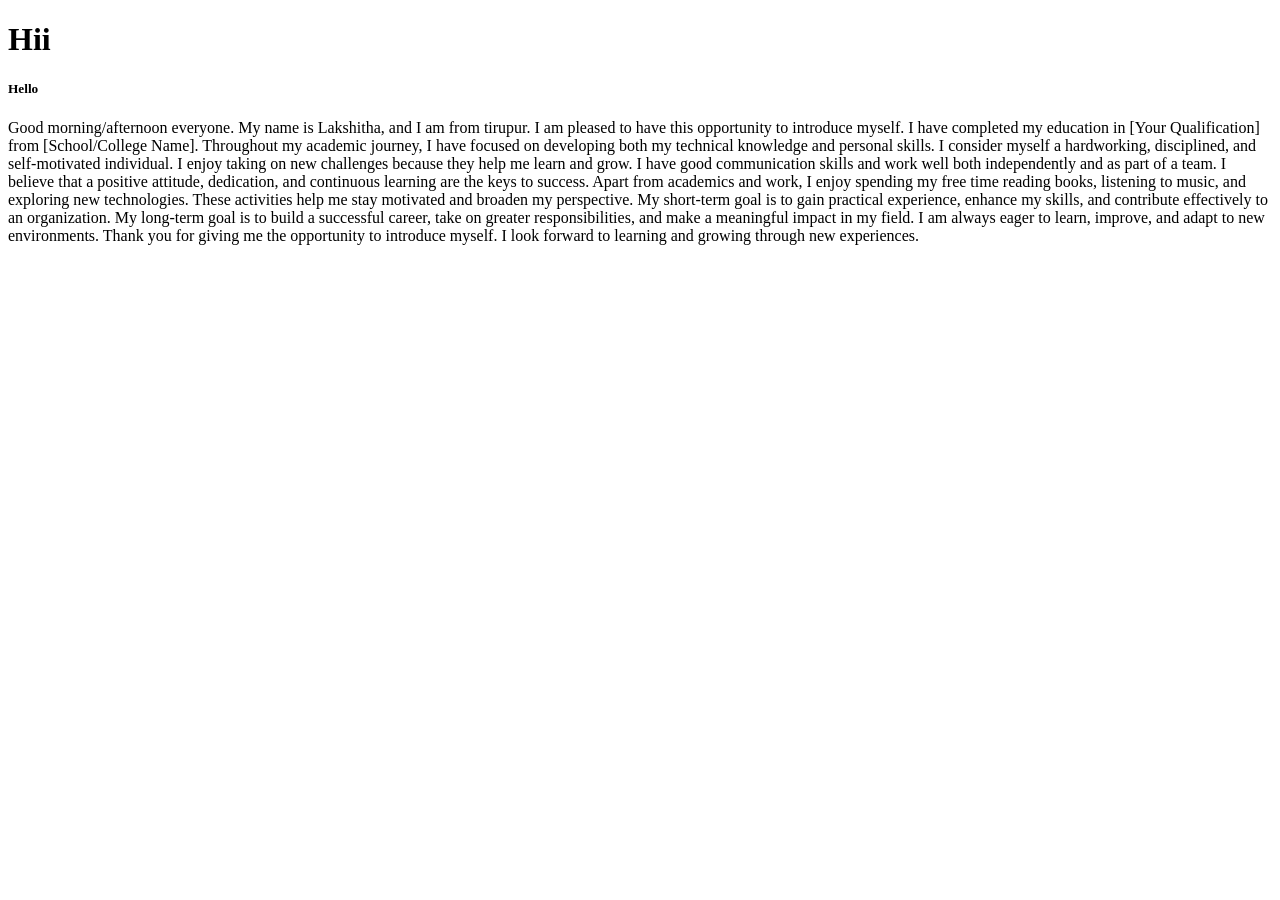
<file: index.html>
<!DOCTYPE html>
<html lang="en">
<head>
    <meta charset="UTF-8">
    <meta name="viewport" content="width=device-width, initial-scale=1.0">
    <title>Document</title>
</head>
<body>
    <h1>Hii</h1>
    <h5>Hello</h5>
    <p>Good morning/afternoon everyone.

My name is Lakshitha, and I am from tirupur. I am pleased to have this opportunity to introduce myself. I have completed my education in [Your Qualification] from [School/College Name]. Throughout my academic journey, I have focused on developing both my technical knowledge and personal skills.

I consider myself a hardworking, disciplined, and self-motivated individual. I enjoy taking on new challenges because they help me learn and grow. I have good communication skills and work well both independently and as part of a team. I believe that a positive attitude, dedication, and continuous learning are the keys to success.

Apart from academics and work, I enjoy spending my free time reading books, listening to music, and exploring new technologies. These activities help me stay motivated and broaden my perspective.

My short-term goal is to gain practical experience, enhance my skills, and contribute effectively to an organization. My long-term goal is to build a successful career, take on greater responsibilities, and make a meaningful impact in my field.

I am always eager to learn, improve, and adapt to new environments. Thank you for giving me the opportunity to introduce myself. I look forward to learning and growing through new experiences.
</p>

</body>
</html>
</file>
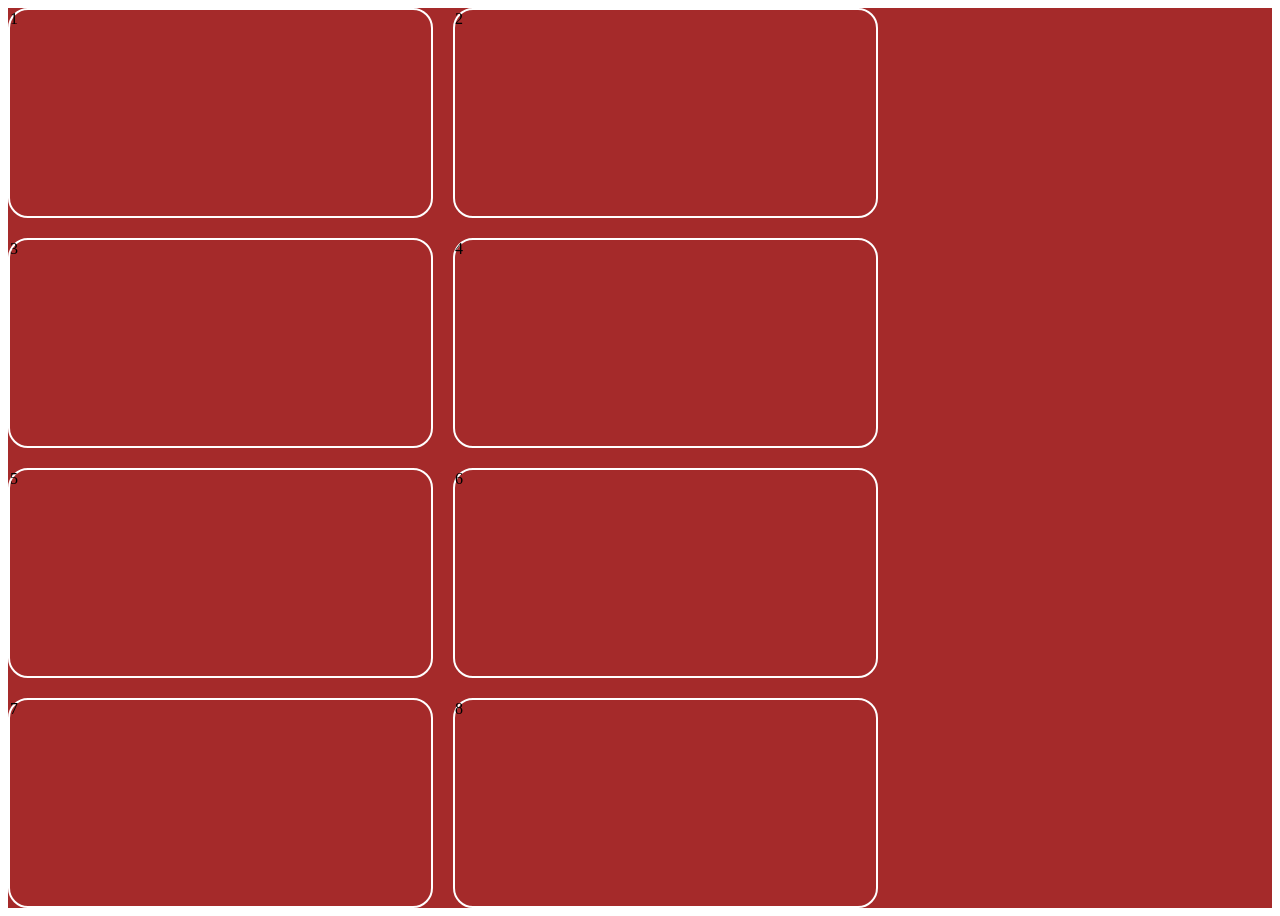
<file: grid.html>
<!DOCTYPE html>
<html lang="en">
<head>
    <meta charset="UTF-8">
    <meta name="viewport" content="width=device-width, initial-scale=1.0">
    <title>Document</title>
    <link rel="stylesheet" href="./grid.css"
</head>
<body>
    <div class="gridcontainer">

        <div class="gridcol"> 1 </div>
        <div class="gridcol"> 2 </div>
        <div class="gridcol"> 3 </div>
        <div class="gridcol"> 4 </div>
        <div class="gridcol"> 5 </div> 
        <div class="gridcol"> 6 </div>
        <div class="gridcol"> 7 </div>
        <div class="gridcol"> 8 </div>
    </div>
    
</body>
</html>
</file>
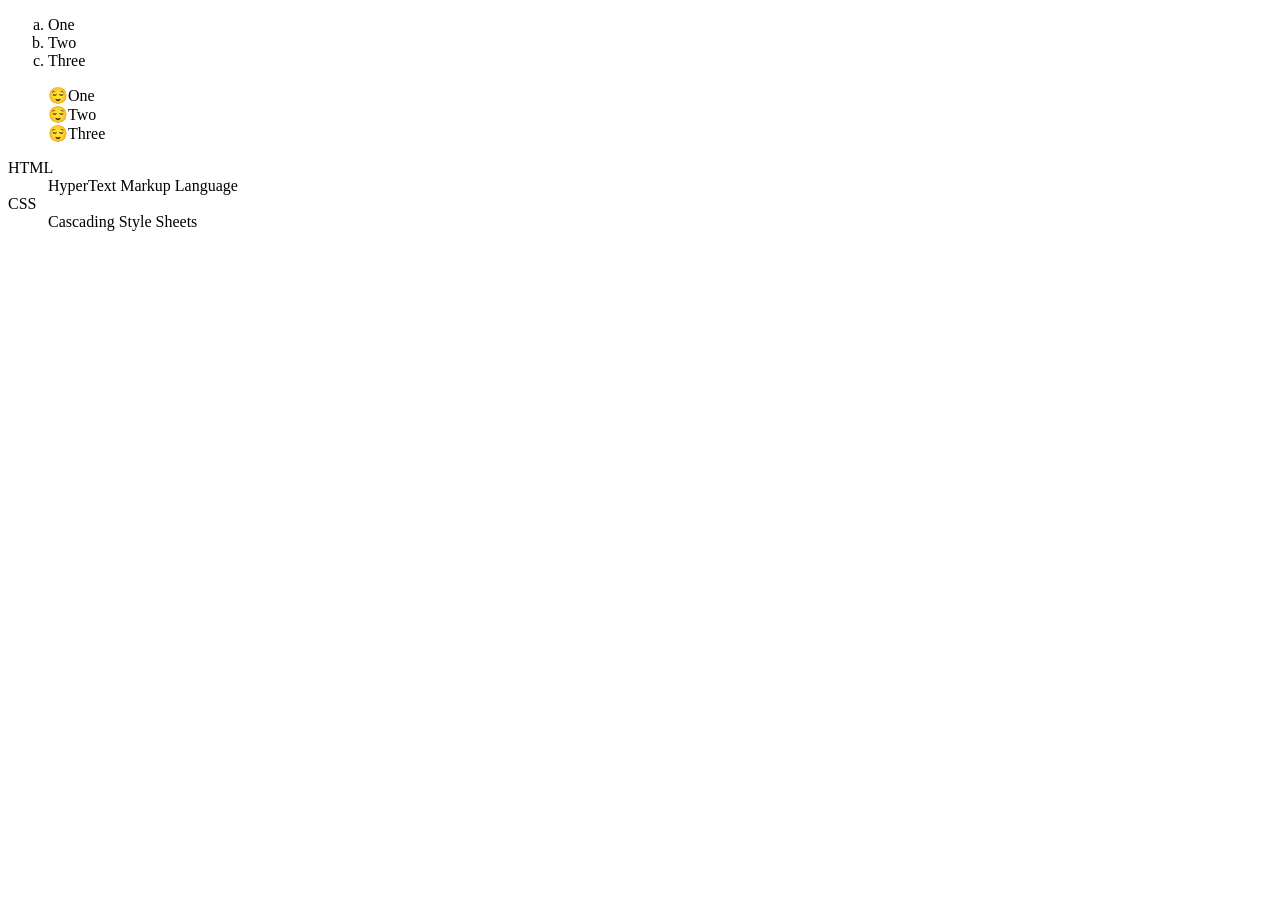
<file: list.html>
<!DOCTYPE html>
<html lang="en">
<head>
    <meta charset="UTF-8">
    <meta name="viewport" content="width=device-width, initial-scale=1.0">
    <title>Document</title>
</head>
<body>
    <ol type="a">
        <li>One</li>
        <li>Two</li>
        <li>Three</li>
    </ol>

    <ul style="list-style:none;">
        <li> 😌One</li>
        <li> 😌Two</li>
        <li> 😌Three</li>
    </ul>

    <dl>
        <dt>HTML</dt>
        <dd>HyperText Markup Language</dd>
        <dt>CSS</dt>
        <dd>Cascading Style Sheets</dd>
    </dl>
    
    
</body>
</html>
</file>
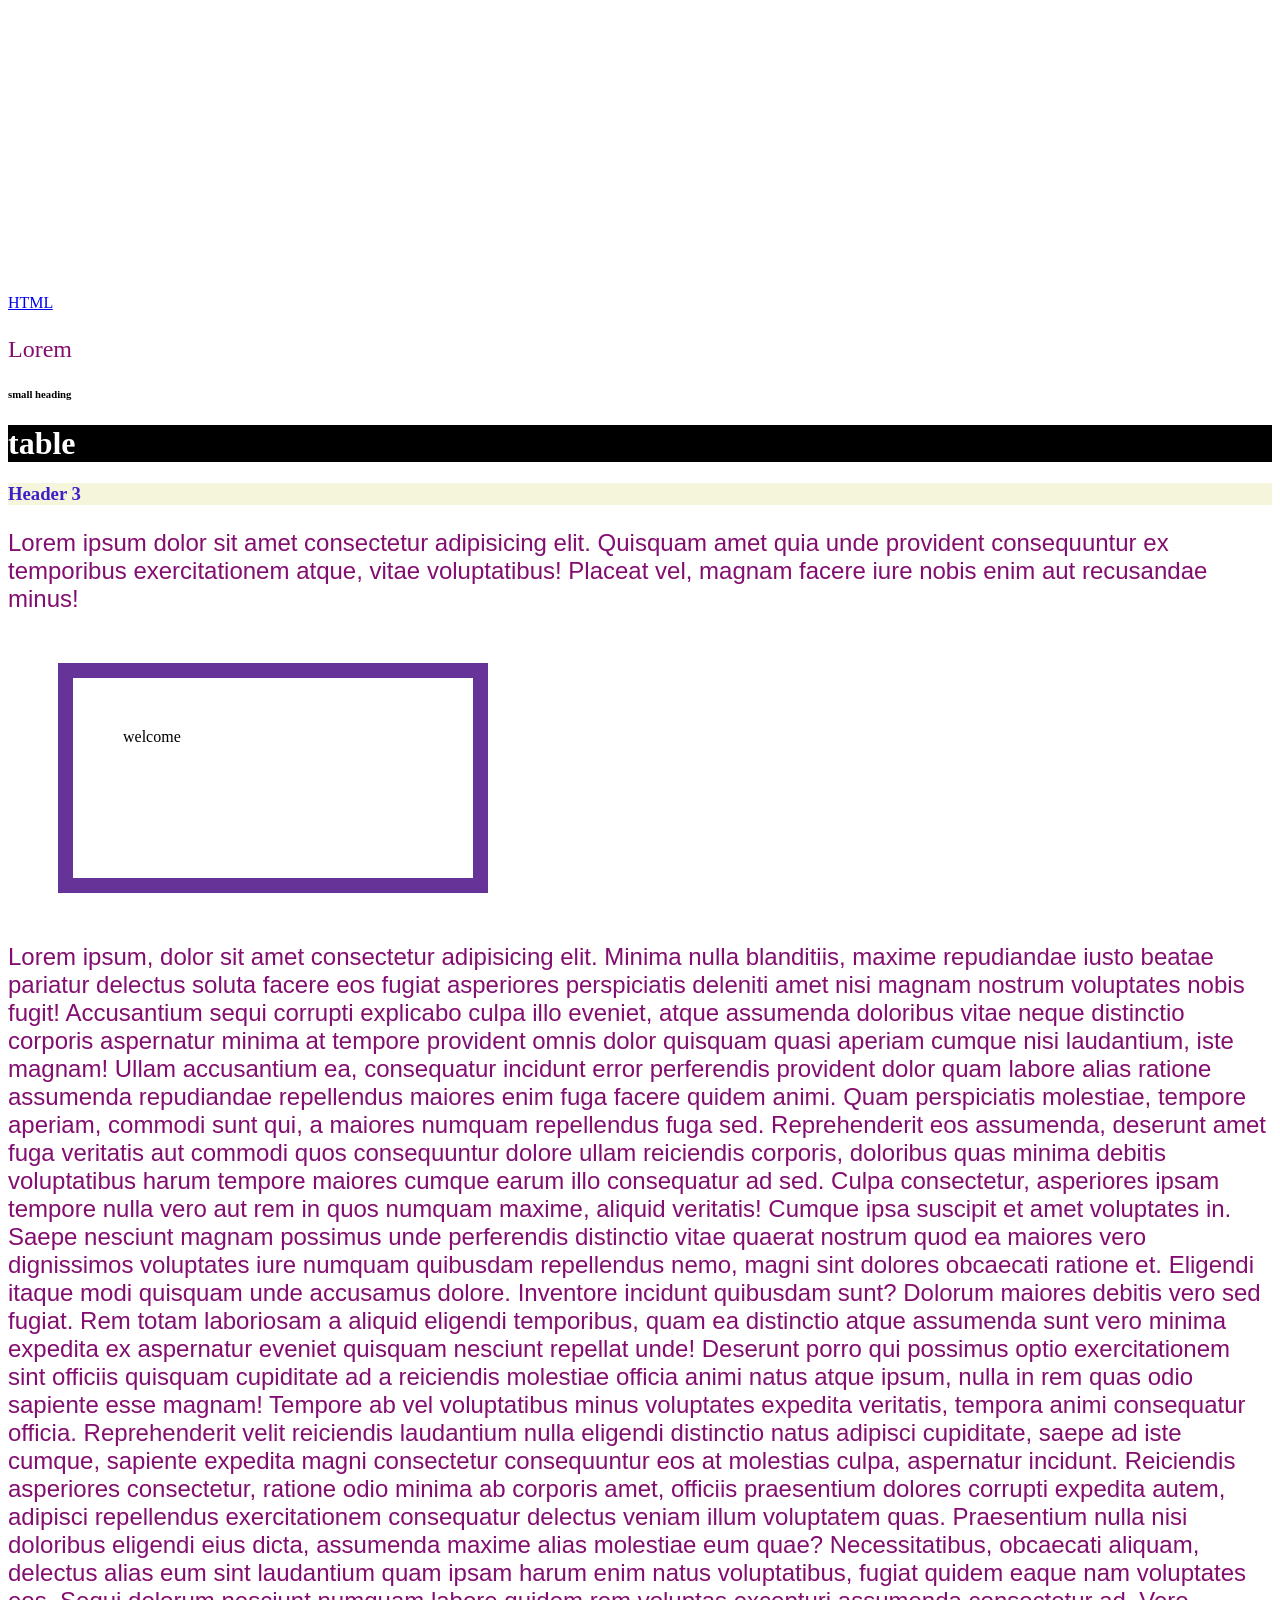
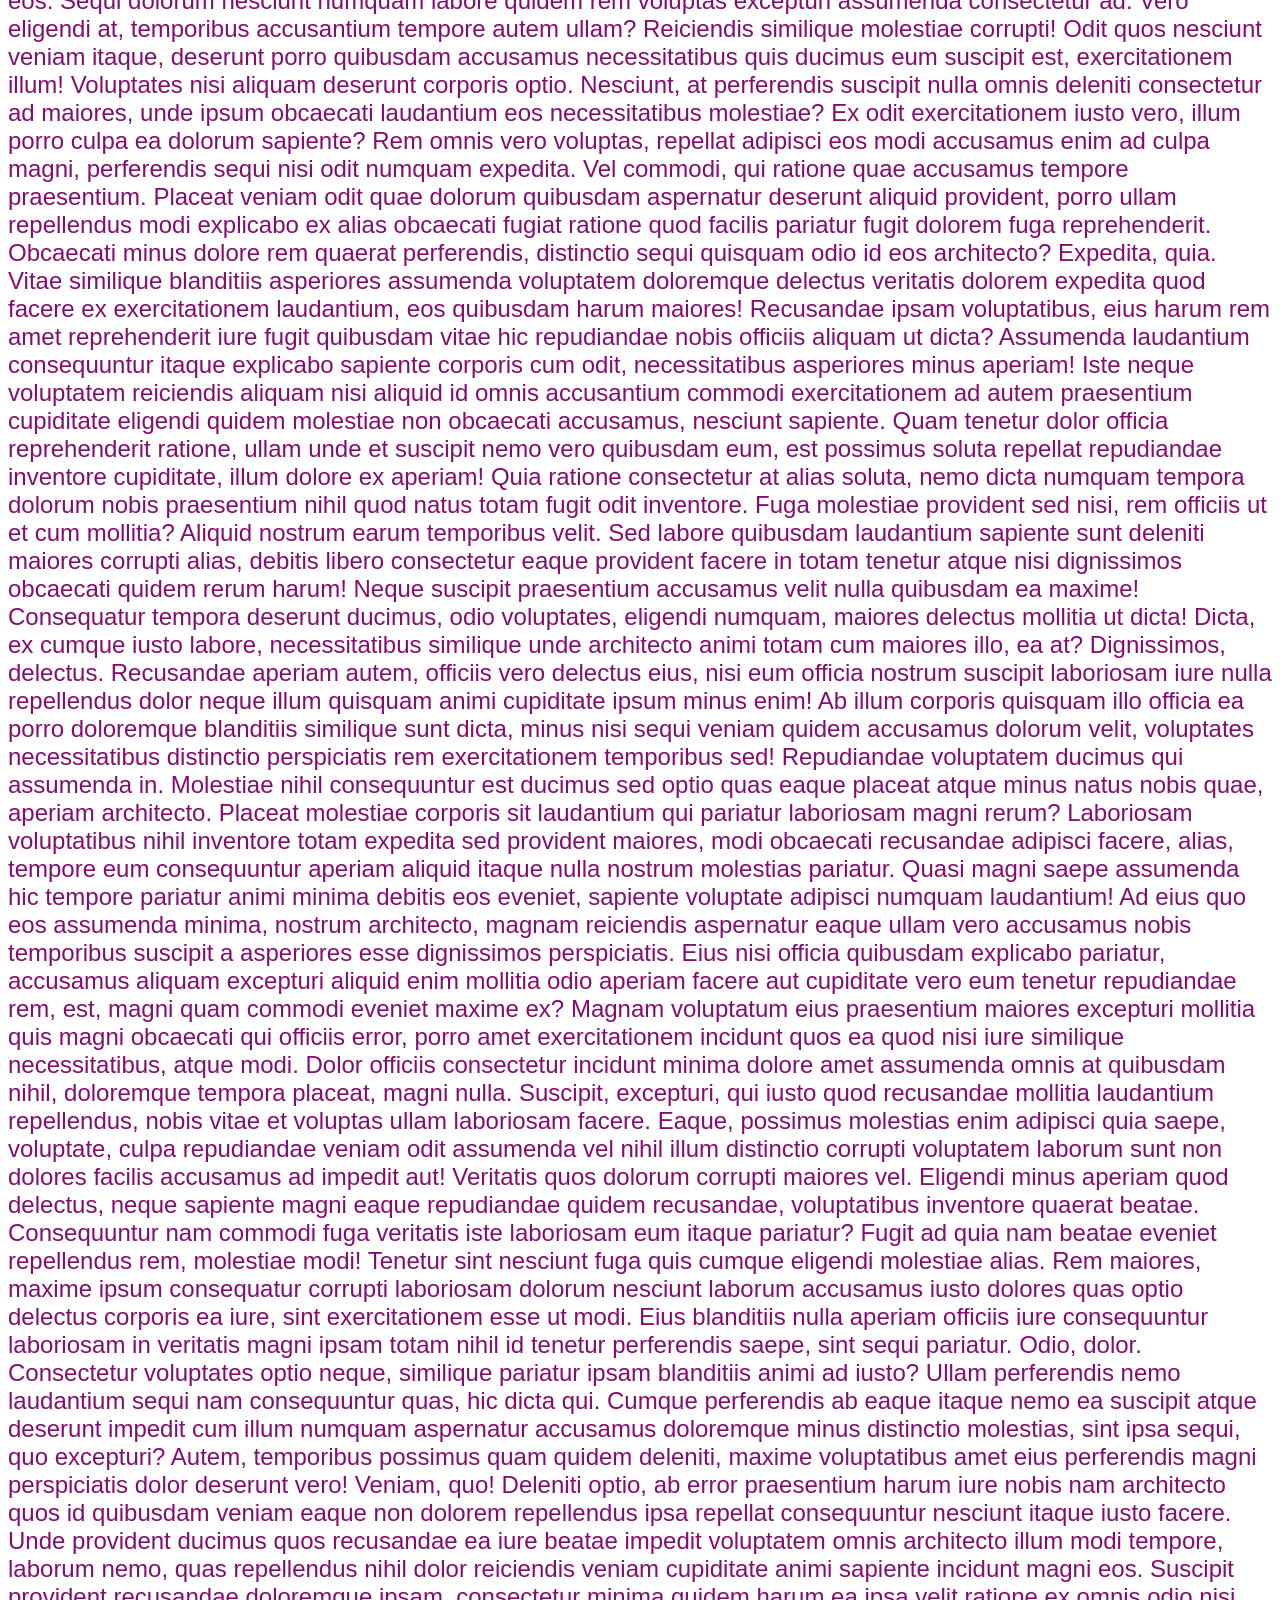
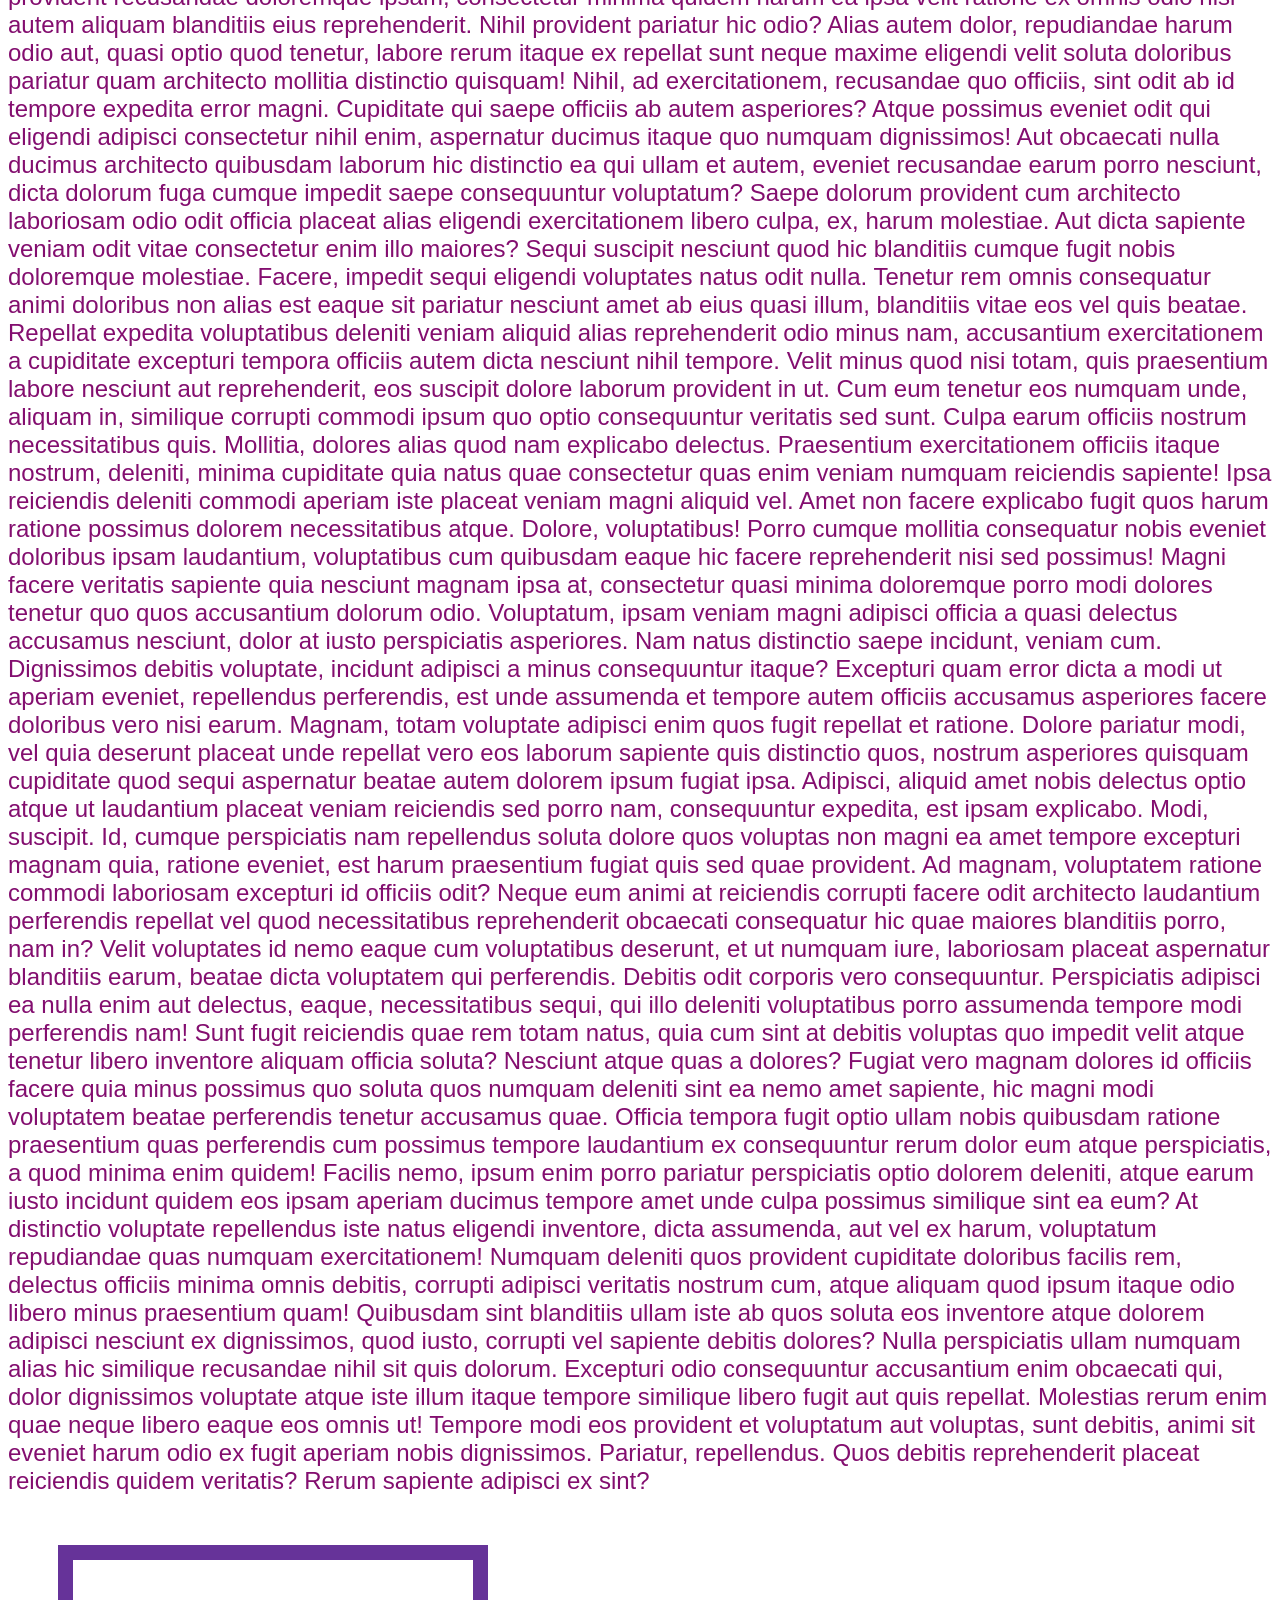
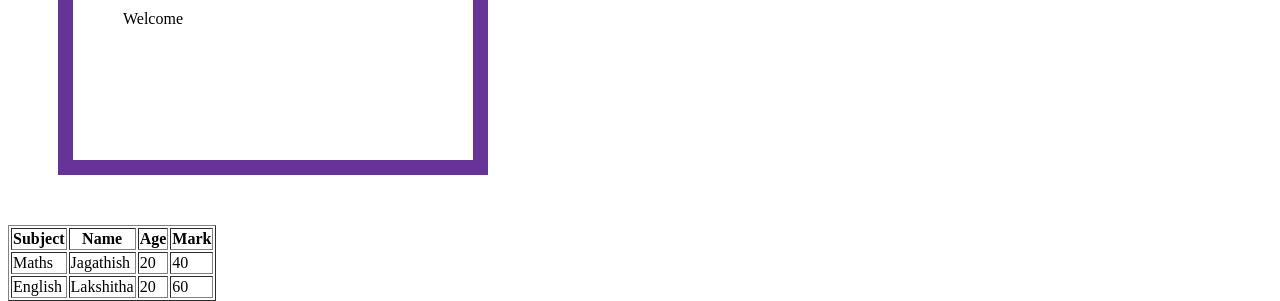
<file: table.html>
<!DOCTYPE html>
<html lang="en">
<head>
    <meta charset="UTF-8">
    <meta name="viewport" content="width=device-width, initial-scale=1.0">
    <title>Document</title>
    <link rel="icon" href=""
    <link rel="preconnect" href="https://fonts.googleapis.com">
<link rel="preconnect" href="https://fonts.gstatic.com" crossorigin>
<link href="https://fonts.googleapis.com/css2?family=Alien+Block&family=Oswald:wght@200..700&display=swap" rel="stylesheet">
    
<link rel="stylesheet" href="./table.css"/>
    
    <style>
        p{
            color: rgb(131, 14, 111);
        }
        h3{
            background-color: beige;
            color: blueviolet;
        }
    </style>
</head>
<body>
    <a href="https://www.w3schools.com/html/" target="_blank">HTML</a>
    <iframe src="https://www.google.com/maps/embed?pb=!1m18!1m12!1m3!1d14886.698111607422!2d77.33875494215407!3d11.083114925032723!2m3!1f0!2f0!3f0!3m2!1i1024!2i768!4f13.1!3m3!1m2!1s0x3ba907f3008f7d79%3A0x1f0d2e7fce1e6bb6!2sVelliangadu%2C%20Tiruppur%2C%20Tamil%20Nadu%20641604!5e1!3m2!1sen!2sin!4v1782278083127!5m2!1sen!2sin" width="400" height="300" style="border:0;" allowfullscreen="" loading="lazy" referrerpolicy="strict-origin-when-cross-origin"></iframe>
    <p class="">
           Lorem

    </p>
    <h6>small heading</h6>
    <h1 style="color:white;background-color: black;"> table</h1>
    <h3 style="color: rgb(61, 33, 199);"> Header 3</h3>
    <p class="alien-block-regular">
        Lorem ipsum dolor sit amet consectetur adipisicing elit. Quisquam amet quia unde provident consequuntur ex temporibus exercitationem atque, vitae voluptatibus! Placeat vel, magnam facere iure nobis enim aut recusandae minus!
    </p>
    <div class="box">
        welcome
    </div>
</head>
<body>
    <p class="alien-block-regular">
        Lorem ipsum, dolor sit amet consectetur adipisicing elit. Minima nulla blanditiis, maxime repudiandae iusto beatae pariatur delectus soluta facere eos fugiat asperiores perspiciatis deleniti amet nisi magnam nostrum voluptates nobis fugit! Accusantium sequi corrupti explicabo culpa illo eveniet, atque assumenda doloribus vitae neque distinctio corporis aspernatur minima at tempore provident omnis dolor quisquam quasi aperiam cumque nisi laudantium, iste magnam! Ullam accusantium ea, consequatur incidunt error perferendis provident dolor quam labore alias ratione assumenda repudiandae repellendus maiores enim fuga facere quidem animi. Quam perspiciatis molestiae, tempore aperiam, commodi sunt qui, a maiores numquam repellendus fuga sed. Reprehenderit eos assumenda, deserunt amet fuga veritatis aut commodi quos consequuntur dolore ullam reiciendis corporis, doloribus quas minima debitis voluptatibus harum tempore maiores cumque earum illo consequatur ad sed. Culpa consectetur, asperiores ipsam tempore nulla vero aut rem in quos numquam maxime, aliquid veritatis! Cumque ipsa suscipit et amet voluptates in. Saepe nesciunt magnam possimus unde perferendis distinctio vitae quaerat nostrum quod ea maiores vero dignissimos voluptates iure numquam quibusdam repellendus nemo, magni sint dolores obcaecati ratione et. Eligendi itaque modi quisquam unde accusamus dolore. Inventore incidunt quibusdam sunt? Dolorum maiores debitis vero sed fugiat. Rem totam laboriosam a aliquid eligendi temporibus, quam ea distinctio atque assumenda sunt vero minima expedita ex aspernatur eveniet quisquam nesciunt repellat unde! Deserunt porro qui possimus optio exercitationem sint officiis quisquam cupiditate ad a reiciendis molestiae officia animi natus atque ipsum, nulla in rem quas odio sapiente esse magnam! Tempore ab vel voluptatibus minus voluptates expedita veritatis, tempora animi consequatur officia. Reprehenderit velit reiciendis laudantium nulla eligendi distinctio natus adipisci cupiditate, saepe ad iste cumque, sapiente expedita magni consectetur consequuntur eos at molestias culpa, aspernatur incidunt. Reiciendis asperiores consectetur, ratione odio minima ab corporis amet, officiis praesentium dolores corrupti expedita autem, adipisci repellendus exercitationem consequatur delectus veniam illum voluptatem quas. Praesentium nulla nisi doloribus eligendi eius dicta, assumenda maxime alias molestiae eum quae? Necessitatibus, obcaecati aliquam, delectus alias eum sint laudantium quam ipsam harum enim natus voluptatibus, fugiat quidem eaque nam voluptates eos. Sequi dolorum nesciunt numquam labore quidem rem voluptas excepturi assumenda consectetur ad. Vero eligendi at, temporibus accusantium tempore autem ullam? Reiciendis similique molestiae corrupti! Odit quos nesciunt veniam itaque, deserunt porro quibusdam accusamus necessitatibus quis ducimus eum suscipit est, exercitationem illum! Voluptates nisi aliquam deserunt corporis optio. Nesciunt, at perferendis suscipit nulla omnis deleniti consectetur ad maiores, unde ipsum obcaecati laudantium eos necessitatibus molestiae? Ex odit exercitationem iusto vero, illum porro culpa ea dolorum sapiente? Rem omnis vero voluptas, repellat adipisci eos modi accusamus enim ad culpa magni, perferendis sequi nisi odit numquam expedita. Vel commodi, qui ratione quae accusamus tempore praesentium. Placeat veniam odit quae dolorum quibusdam aspernatur deserunt aliquid provident, porro ullam repellendus modi explicabo ex alias obcaecati fugiat ratione quod facilis pariatur fugit dolorem fuga reprehenderit. Obcaecati minus dolore rem quaerat perferendis, distinctio sequi quisquam odio id eos architecto? Expedita, quia. Vitae similique blanditiis asperiores assumenda voluptatem doloremque delectus veritatis dolorem expedita quod facere ex exercitationem laudantium, eos quibusdam harum maiores! Recusandae ipsam voluptatibus, eius harum rem amet reprehenderit iure fugit quibusdam vitae hic repudiandae nobis officiis aliquam ut dicta? Assumenda laudantium consequuntur itaque explicabo sapiente corporis cum odit, necessitatibus asperiores minus aperiam! Iste neque voluptatem reiciendis aliquam nisi aliquid id omnis accusantium commodi exercitationem ad autem praesentium cupiditate eligendi quidem molestiae non obcaecati accusamus, nesciunt sapiente. Quam tenetur dolor officia reprehenderit ratione, ullam unde et suscipit nemo vero quibusdam eum, est possimus soluta repellat repudiandae inventore cupiditate, illum dolore ex aperiam! Quia ratione consectetur at alias soluta, nemo dicta numquam tempora dolorum nobis praesentium nihil quod natus totam fugit odit inventore. Fuga molestiae provident sed nisi, rem officiis ut et cum mollitia? Aliquid nostrum earum temporibus velit. Sed labore quibusdam laudantium sapiente sunt deleniti maiores corrupti alias, debitis libero consectetur eaque provident facere in totam tenetur atque nisi dignissimos obcaecati quidem rerum harum! Neque suscipit praesentium accusamus velit nulla quibusdam ea maxime! Consequatur tempora deserunt ducimus, odio voluptates, eligendi numquam, maiores delectus mollitia ut dicta! Dicta, ex cumque iusto labore, necessitatibus similique unde architecto animi totam cum maiores illo, ea at? Dignissimos, delectus. Recusandae aperiam autem, officiis vero delectus eius, nisi eum officia nostrum suscipit laboriosam iure nulla repellendus dolor neque illum quisquam animi cupiditate ipsum minus enim! Ab illum corporis quisquam illo officia ea porro doloremque blanditiis similique sunt dicta, minus nisi sequi veniam quidem accusamus dolorum velit, voluptates necessitatibus distinctio perspiciatis rem exercitationem temporibus sed! Repudiandae voluptatem ducimus qui assumenda in. Molestiae nihil consequuntur est ducimus sed optio quas eaque placeat atque minus natus nobis quae, aperiam architecto. Placeat molestiae corporis sit laudantium qui pariatur laboriosam magni rerum? Laboriosam voluptatibus nihil inventore totam expedita sed provident maiores, modi obcaecati recusandae adipisci facere, alias, tempore eum consequuntur aperiam aliquid itaque nulla nostrum molestias pariatur. Quasi magni saepe assumenda hic tempore pariatur animi minima debitis eos eveniet, sapiente voluptate adipisci numquam laudantium! Ad eius quo eos assumenda minima, nostrum architecto, magnam reiciendis aspernatur eaque ullam vero accusamus nobis temporibus suscipit a asperiores esse dignissimos perspiciatis. Eius nisi officia quibusdam explicabo pariatur, accusamus aliquam excepturi aliquid enim mollitia odio aperiam facere aut cupiditate vero eum tenetur repudiandae rem, est, magni quam commodi eveniet maxime ex? Magnam voluptatum eius praesentium maiores excepturi mollitia quis magni obcaecati qui officiis error, porro amet exercitationem incidunt quos ea quod nisi iure similique necessitatibus, atque modi. Dolor officiis consectetur incidunt minima dolore amet assumenda omnis at quibusdam nihil, doloremque tempora placeat, magni nulla. Suscipit, excepturi, qui iusto quod recusandae mollitia laudantium repellendus, nobis vitae et voluptas ullam laboriosam facere. Eaque, possimus molestias enim adipisci quia saepe, voluptate, culpa repudiandae veniam odit assumenda vel nihil illum distinctio corrupti voluptatem laborum sunt non dolores facilis accusamus ad impedit aut! Veritatis quos dolorum corrupti maiores vel. Eligendi minus aperiam quod delectus, neque sapiente magni eaque repudiandae quidem recusandae, voluptatibus inventore quaerat beatae. Consequuntur nam commodi fuga veritatis iste laboriosam eum itaque pariatur? Fugit ad quia nam beatae eveniet repellendus rem, molestiae modi! Tenetur sint nesciunt fuga quis cumque eligendi molestiae alias. Rem maiores, maxime ipsum consequatur corrupti laboriosam dolorum nesciunt laborum accusamus iusto dolores quas optio delectus corporis ea iure, sint exercitationem esse ut modi. Eius blanditiis nulla aperiam officiis iure consequuntur laboriosam in veritatis magni ipsam totam nihil id tenetur perferendis saepe, sint sequi pariatur. Odio, dolor. Consectetur voluptates optio neque, similique pariatur ipsam blanditiis animi ad iusto? Ullam perferendis nemo laudantium sequi nam consequuntur quas, hic dicta qui. Cumque perferendis ab eaque itaque nemo ea suscipit atque deserunt impedit cum illum numquam aspernatur accusamus doloremque minus distinctio molestias, sint ipsa sequi, quo excepturi? Autem, temporibus possimus quam quidem deleniti, maxime voluptatibus amet eius perferendis magni perspiciatis dolor deserunt vero! Veniam, quo! Deleniti optio, ab error praesentium harum iure nobis nam architecto quos id quibusdam veniam eaque non dolorem repellendus ipsa repellat consequuntur nesciunt itaque iusto facere. Unde provident ducimus quos recusandae ea iure beatae impedit voluptatem omnis architecto illum modi tempore, laborum nemo, quas repellendus nihil dolor reiciendis veniam cupiditate animi sapiente incidunt magni eos. Suscipit provident recusandae doloremque ipsam, consectetur minima quidem harum ea ipsa velit ratione ex omnis odio nisi autem aliquam blanditiis eius reprehenderit. Nihil provident pariatur hic odio? Alias autem dolor, repudiandae harum odio aut, quasi optio quod tenetur, labore rerum itaque ex repellat sunt neque maxime eligendi velit soluta doloribus pariatur quam architecto mollitia distinctio quisquam! Nihil, ad exercitationem, recusandae quo officiis, sint odit ab id tempore expedita error magni. Cupiditate qui saepe officiis ab autem asperiores? Atque possimus eveniet odit qui eligendi adipisci consectetur nihil enim, aspernatur ducimus itaque quo numquam dignissimos! Aut obcaecati nulla ducimus architecto quibusdam laborum hic distinctio ea qui ullam et autem, eveniet recusandae earum porro nesciunt, dicta dolorum fuga cumque impedit saepe consequuntur voluptatum? Saepe dolorum provident cum architecto laboriosam odio odit officia placeat alias eligendi exercitationem libero culpa, ex, harum molestiae. Aut dicta sapiente veniam odit vitae consectetur enim illo maiores? Sequi suscipit nesciunt quod hic blanditiis cumque fugit nobis doloremque molestiae. Facere, impedit sequi eligendi voluptates natus odit nulla. Tenetur rem omnis consequatur animi doloribus non alias est eaque sit pariatur nesciunt amet ab eius quasi illum, blanditiis vitae eos vel quis beatae. Repellat expedita voluptatibus deleniti veniam aliquid alias reprehenderit odio minus nam, accusantium exercitationem a cupiditate excepturi tempora officiis autem dicta nesciunt nihil tempore. Velit minus quod nisi totam, quis praesentium labore nesciunt aut reprehenderit, eos suscipit dolore laborum provident in ut. Cum eum tenetur eos numquam unde, aliquam in, similique corrupti commodi ipsum quo optio consequuntur veritatis sed sunt. Culpa earum officiis nostrum necessitatibus quis. Mollitia, dolores alias quod nam explicabo delectus. Praesentium exercitationem officiis itaque nostrum, deleniti, minima cupiditate quia natus quae consectetur quas enim veniam numquam reiciendis sapiente! Ipsa reiciendis deleniti commodi aperiam iste placeat veniam magni aliquid vel. Amet non facere explicabo fugit quos harum ratione possimus dolorem necessitatibus atque. Dolore, voluptatibus! Porro cumque mollitia consequatur nobis eveniet doloribus ipsam laudantium, voluptatibus cum quibusdam eaque hic facere reprehenderit nisi sed possimus! Magni facere veritatis sapiente quia nesciunt magnam ipsa at, consectetur quasi minima doloremque porro modi dolores tenetur quo quos accusantium dolorum odio. Voluptatum, ipsam veniam magni adipisci officia a quasi delectus accusamus nesciunt, dolor at iusto perspiciatis asperiores. Nam natus distinctio saepe incidunt, veniam cum. Dignissimos debitis voluptate, incidunt adipisci a minus consequuntur itaque? Excepturi quam error dicta a modi ut aperiam eveniet, repellendus perferendis, est unde assumenda et tempore autem officiis accusamus asperiores facere doloribus vero nisi earum. Magnam, totam voluptate adipisci enim quos fugit repellat et ratione. Dolore pariatur modi, vel quia deserunt placeat unde repellat vero eos laborum sapiente quis distinctio quos, nostrum asperiores quisquam cupiditate quod sequi aspernatur beatae autem dolorem ipsum fugiat ipsa. Adipisci, aliquid amet nobis delectus optio atque ut laudantium placeat veniam reiciendis sed porro nam, consequuntur expedita, est ipsam explicabo. Modi, suscipit. Id, cumque perspiciatis nam repellendus soluta dolore quos voluptas non magni ea amet tempore excepturi magnam quia, ratione eveniet, est harum praesentium fugiat quis sed quae provident. Ad magnam, voluptatem ratione commodi laboriosam excepturi id officiis odit? Neque eum animi at reiciendis corrupti facere odit architecto laudantium perferendis repellat vel quod necessitatibus reprehenderit obcaecati consequatur hic quae maiores blanditiis porro, nam in? Velit voluptates id nemo eaque cum voluptatibus deserunt, et ut numquam iure, laboriosam placeat aspernatur blanditiis earum, beatae dicta voluptatem qui perferendis. Debitis odit corporis vero consequuntur. Perspiciatis adipisci ea nulla enim aut delectus, eaque, necessitatibus sequi, qui illo deleniti voluptatibus porro assumenda tempore modi perferendis nam! Sunt fugit reiciendis quae rem totam natus, quia cum sint at debitis voluptas quo impedit velit atque tenetur libero inventore aliquam officia soluta? Nesciunt atque quas a dolores? Fugiat vero magnam dolores id officiis facere quia minus possimus quo soluta quos numquam deleniti sint ea nemo amet sapiente, hic magni modi voluptatem beatae perferendis tenetur accusamus quae. Officia tempora fugit optio ullam nobis quibusdam ratione praesentium quas perferendis cum possimus tempore laudantium ex consequuntur rerum dolor eum atque perspiciatis, a quod minima enim quidem! Facilis nemo, ipsum enim porro pariatur perspiciatis optio dolorem deleniti, atque earum iusto incidunt quidem eos ipsam aperiam ducimus tempore amet unde culpa possimus similique sint ea eum? At distinctio voluptate repellendus iste natus eligendi inventore, dicta assumenda, aut vel ex harum, voluptatum repudiandae quas numquam exercitationem! Numquam deleniti quos provident cupiditate doloribus facilis rem, delectus officiis minima omnis debitis, corrupti adipisci veritatis nostrum cum, atque aliquam quod ipsum itaque odio libero minus praesentium quam! Quibusdam sint blanditiis ullam iste ab quos soluta eos inventore atque dolorem adipisci nesciunt ex dignissimos, quod iusto, corrupti vel sapiente debitis dolores? Nulla perspiciatis ullam numquam alias hic similique recusandae nihil sit quis dolorum. Excepturi odio consequuntur accusantium enim obcaecati qui, dolor dignissimos voluptate atque iste illum itaque tempore similique libero fugit aut quis repellat. Molestias rerum enim quae neque libero eaque eos omnis ut! Tempore modi eos provident et voluptatum aut voluptas, sunt debitis, animi sit eveniet harum odio ex fugit aperiam nobis dignissimos. Pariatur, repellendus. Quos debitis reprehenderit placeat reiciendis quidem veritatis? Rerum sapiente adipisci ex sint?
        <div class="box">
            Welcome
        </div>
        <table border="i">
        <tr>
        <th>Subject</th>
        <th>Name</th>
        <th>Age</th>
        <th>Mark</th>
    </tr>
    <tr>
        <td>Maths</td>
        <td>Jagathish</td>
        <td>20</td>
        <td>40</td>
    </tr>
    <tr>
        <td>English</td>
        <td>Lakshitha</td>
        <td>20</td>
        <td>60</td>
    </tr>
    </table>
</body>
</html>
</file>
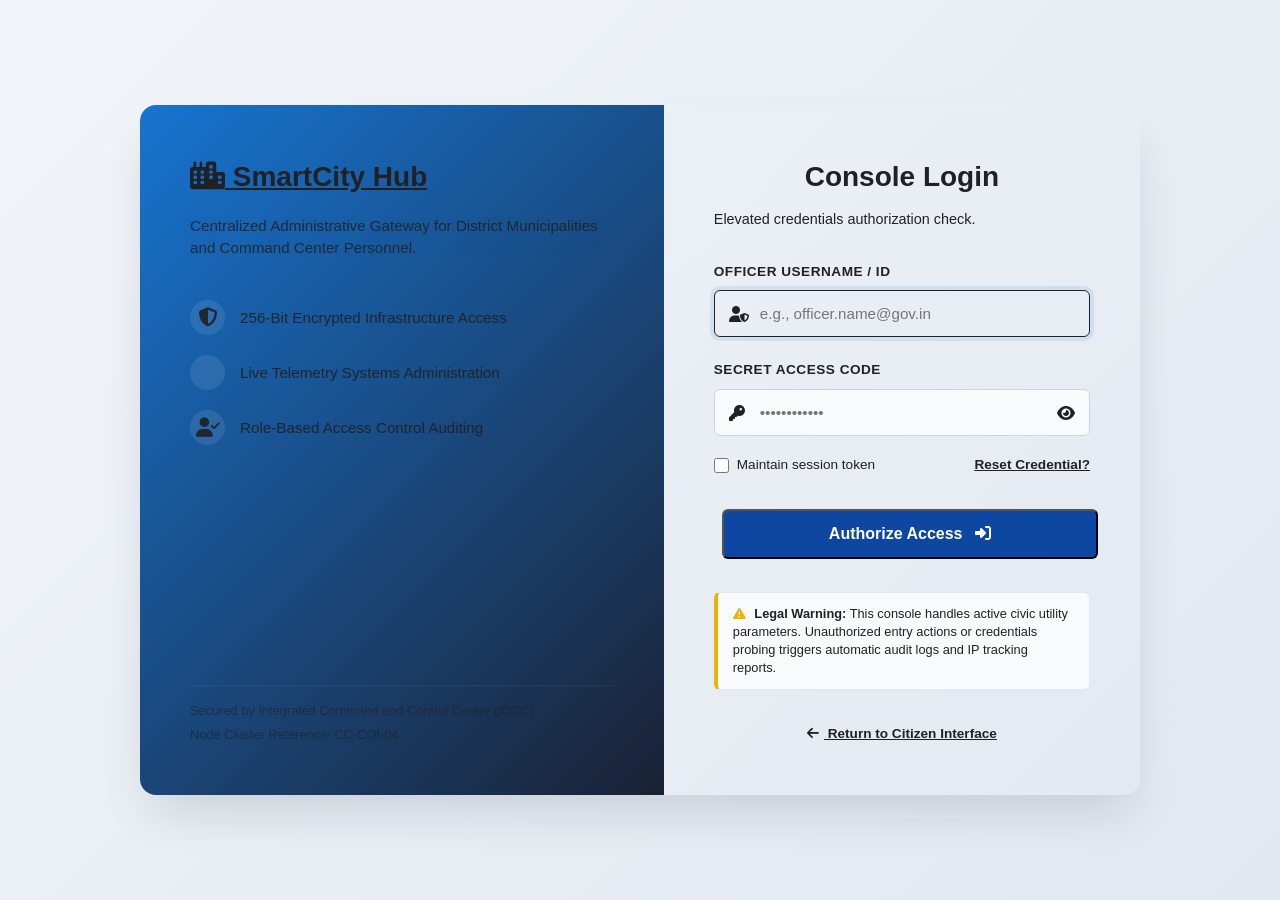
<file: Project/adminlogin.html>
<!DOCTYPE html>
<html lang="en">
<head>
    <meta charset="UTF-8">
    <meta name="viewport" content="width=device-width, initial-scale=1.0">
    <title>Administrative Access Console | SmartCity Hub</title>
    <link rel="stylesheet" href="style.css">
    <link rel="stylesheet" href="https://cdnjs.cloudflare.com/ajax/libs/font-awesome/6.4.0/css/all.min.css">
    <style>
        /* ADMIN LOGIN CONSOLE SPECIFIC ARCHITECTURE */
        .login-view-wrapper {
            min-height: 100vh;
            display: flex;
            align-items: center;
            justify-content: center;
            background: linear-gradient(135deg, #f1f5f9 0%, #e2e8f0 100%);
            padding: 20px;
        }

        .login-split-container {
            background: var(--white);
            width: 100%;
            max-width: 1000px;
            border-radius: 16px;
            box-shadow: 0 25px 50px -12px rgba(15, 23, 42, 0.15);
            display: grid;
            grid-template-columns: 1.1fr 1fr;
            overflow: hidden;
            min-height: 600px;
        }

        /* Left Side Brand Column */
        .login-brand-panel {
            background: linear-gradient(135deg, rgba(0, 102, 204, 0.9), rgba(15, 23, 42, 0.95)), 
                        url('https://images.unsplash.com/photo-1486406146926-c627a92ad1ab') center/cover no-repeat;
            padding: 50px;
            color: var(--white);
            display: flex;
            flex-direction: column;
            justify-content: space-between;
            position: relative;
        }

        .brand-features-list {
            list-style: none;
            margin-top: 40px;
        }

        .brand-features-list li {
            display: flex;
            align-items: center;
            gap: 15px;
            margin-bottom: 20px;
            font-size: 0.95rem;
            opacity: 0.9;
        }

        .brand-features-list i {
            color: var(--secondary-color);
            font-size: 1.2rem;
            background: rgba(255, 255, 255, 0.1);
            padding: 8px;
            border-radius: 50%;
            width: 35px;
            height: 35px;
            display: inline-flex;
            align-items: center;
            justify-content: center;
        }

        /* Right Side Form Column */
        .login-form-panel {
            padding: 50px;
            display: flex;
            flex-direction: column;
            justify-content: center;
        }

        .form-header-block h2 {
            font-size: 1.75rem;
            color: var(--dark-bg);
            font-weight: 700;
            margin-bottom: 8px;
        }
        
        .form-header-block h2::after {
            display: none; /* Override section H2 global underline behavior */
        }

        .input-group {
            margin-bottom: 22px;
            position: relative;
        }

        .input-group label {
            display: block;
            font-size: 0.85rem;
            font-weight: 600;
            color: var(--text-main);
            margin-bottom: 8px;
            text-transform: uppercase;
            letter-spacing: 0.5px;
        }

        .input-control-wrapper {
            position: relative;
        }

        .input-control-wrapper i.field-icon {
            position: absolute;
            left: 15px;
            top: 50%;
            transform: translateY(-50%);
            color: var(--text-muted);
            transition: var(--transition-fast);
        }

        .login-input {
            width: 100%;
            padding: 14px 15px 14px 45px;
            border: 1px solid #cbd5e1;
            border-radius: 6px;
            font-size: 0.95rem;
            outline: none;
            background-color: #f8fafc;
            transition: var(--transition-fast);
            color: var(--text-main);
        }

        .login-input:focus {
            border-color: var(--primary-color);
            background-color: var(--white);
            box-shadow: 0 0 0 4px rgba(0, 102, 204, 0.1);
        }

        .login-input:focus + i.field-icon {
            color: var(--primary-color);
        }

        .toggle-password {
            position: absolute;
            right: 15px;
            top: 50%;
            transform: translateY(-50%);
            color: var(--text-muted);
            cursor: pointer;
        }

        .form-options-row {
            display: flex;
            justify-content: space-between;
            align-items: center;
            font-size: 0.85rem;
            margin-bottom: 25px;
        }

        .remember-me-checkbox {
            display: flex;
            align-items: center;
            gap: 8px;
            color: var(--text-muted);
            cursor: pointer;
        }

        .forgot-pass-link {
            color: var(--primary-color);
            font-weight: 600;
        }

        .forgot-pass-link:hover {
            color: var(--secondary-color);
            text-decoration: underline;
        }

        .security-notice-banner {
            background-color: #f8fafc;
            border: 1px solid #e2e8f0;
            border-left: 4px solid #eab308;
            padding: 12px 15px;
            border-radius: 6px;
            font-size: 0.8rem;
            color: var(--text-muted);
            margin-top: 25px;
            line-height: 1.4;
        }

        /* RESPONSIVE PIPELINE OVERRIDES */
        @media (max-width: 868px) {
            .login-split-container {
                grid-template-columns: 1fr;
                max-width: 480px;
                min-height: auto;
            }
            .login-brand-panel {
                display: none;
            }
            .login-form-panel {
                padding: 40px 30px;
            }
        }
    </style>
</head>
<body>

    <div class="login-view-wrapper">
        <div class="login-split-container">
            
            <!-- LEFT PANEL: IDENTITY & INFO BRANDING -->
            <div class="login-brand-panel">
                <div>
                    <a href="./index.html" class="logo" style="color: var(--white); font-size: 1.75rem;">
                        <i class="fas fa-city" style="color: var(--secondary-color);"></i> SmartCity Hub
                    </a>
                    <p style="margin-top: 15px; font-size: 0.95rem; opacity: 0.85; line-height: 1.5;">
                        Centralized Administrative Gateway for District Municipalities and Command Center Personnel.
                    </p>
                    
                    <ul class="brand-features-list">
                        <li><i class="fas fa-shield-halved"></i> 256-Bit Encrypted Infrastructure Access</li>
                        <li><i class="fas fa-chart-network"></i> Live Telemetry Systems Administration</li>
                        <li><i class="fas fa-user-check"></i> Role-Based Access Control Auditing</li>
                    </ul>
                </div>
                
                <div style="font-size: 0.8rem; opacity: 0.6; border-top: 1px solid rgba(255,255,255,0.1); padding-top: 15px;">
                    <p>Secured by Integrated Command and Control Center (ICCC)</p>
                    <p style="margin-top: 3px;">Node Cluster Reference: CC-COI-04</p>
                </div>
            </div>

            <!-- RIGHT PANEL: TRANSACTION SECURE ACCESS FORM -->
            <div class="login-form-panel">
                <div class="form-header-block" style="margin-bottom: 30px;">
                    <h2>Console Login</h2>
                    <p style="color: var(--text-muted); font-size: 0.9rem;">Elevated credentials authorization check.</p>
                </div>

                <form action="#" method="POST" autocomplete="off">
                    
                    <!-- Username or Gov Email Input -->
                    <div class="input-group">
                        <label for="admin_user">Officer Username / ID</label>
                        <div class="input-control-wrapper">
                            <input type="text" id="admin_user" name="username" class="login-input" placeholder="e.g., officer.name@gov.in" required autofocus>
                            <i class="fas fa-user-shield field-icon"></i>
                        </div>
                    </div>

                    <!-- Secret Access Password Input -->
                    <div class="input-group" style="margin-bottom: 18px;">
                        <label for="admin_pass">Secret Access Code</label>
                        <div class="input-control-wrapper">
                            <input type="password" id="admin_pass" name="password" class="login-input" placeholder="••••••••••••" required>
                            <i class="fas fa-key field-icon"></i>
                            <i class="fas fa-eye toggle-password" onclick="togglePassVisibility()"></i>
                        </div>
                    </div>

                    <!-- Options / Persistent Token Checks -->
                    <div class="form-options-row">
                        <label class="remember-me-checkbox">
                            <input type="checkbox" name="remember" style="accent-color: var(--primary-color); width: 15px; height:15px;">
                            <span>Maintain session token</span>
                        </label>
                        <a href="#" class="forgot-pass-link">Reset Credential?</a>
                    </div>

                    <!-- Submit Action Command -->
                    <button type="submit" class="btn-primary" style="width: 100%; padding: 14px; font-size: 1rem; border-radius: 6px;">
                        Authorize Access <i class="fas fa-right-to-bracket" style="margin-left: 8px;"></i>
                    </button>

                </form>

                <!-- Mandatory Regulatory Warnings Footer -->
                <div class="security-notice-banner">
                    <i class="fas fa-triangle-exclamation" style="color: #eab308; margin-right: 5px;"></i>
                    <strong>Legal Warning:</strong> This console handles active civic utility parameters. Unauthorized entry actions or credentials probing triggers automatic audit logs and IP tracking reports.
                </div>
                
                <div style="text-align: center; margin-top: 30px;">
                    <a href="./index.html" style="font-size: 0.85rem; color: var(--text-muted); font-weight: 600;">
                        <i class="fas fa-arrow-left" style="margin-right: 5px;"></i> Return to Citizen Interface
                    </a>
                </div>
            </div>

        </div>
    </div>

    <!-- FIELD CONTROL SCRIPTS -->
    <script>
        function togglePassVisibility() {
            const passwordField = document.getElementById('admin_pass');
            const eyeIcon = document.querySelector('.toggle-password');
            
            if (passwordField.type === 'password') {
                passwordField.type = 'text';
                eyeIcon.classList.remove('fa-eye');
                eyeIcon.classList.add('fa-eye-slash');
            } else {
                passwordField.type = 'password';
                eyeIcon.classList.remove('fa-eye-slash');
                eyeIcon.classList.add('fa-eye');
            }
        }
    </script>

</body>
</html>
</file>
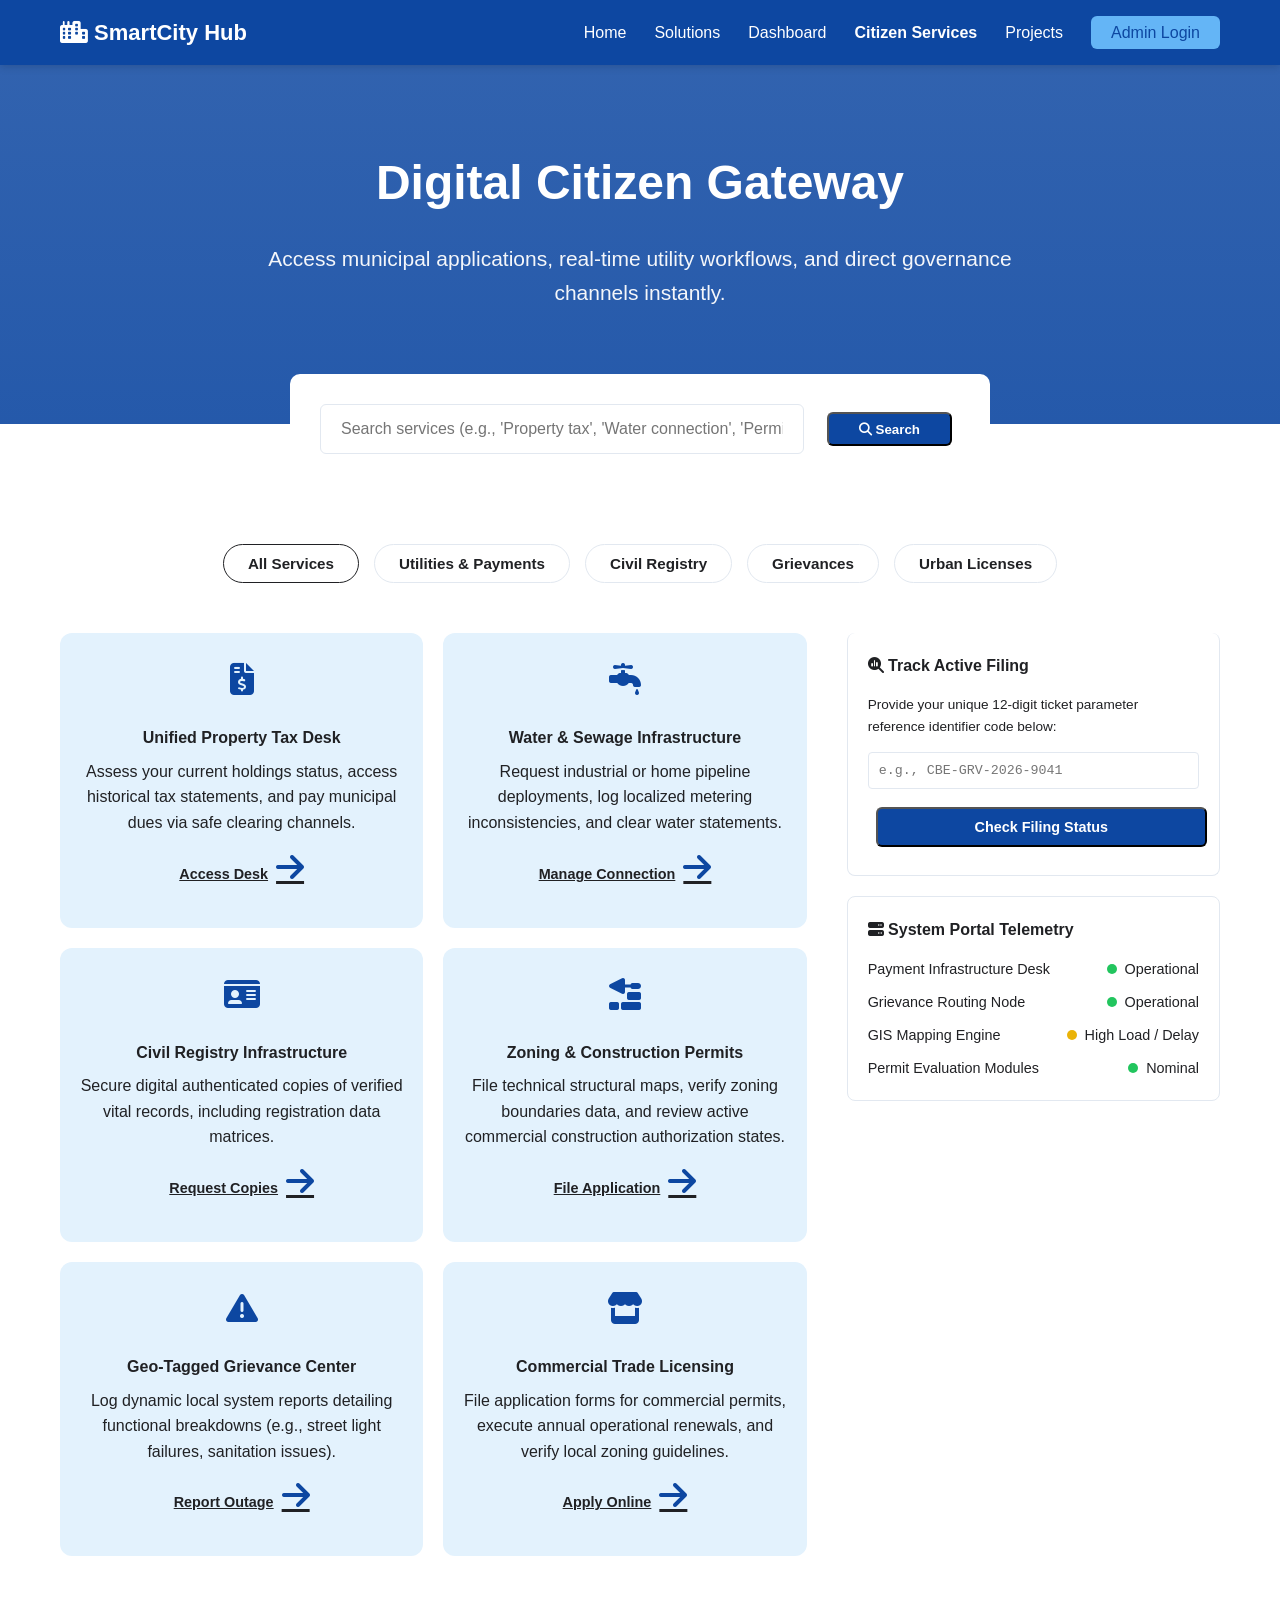
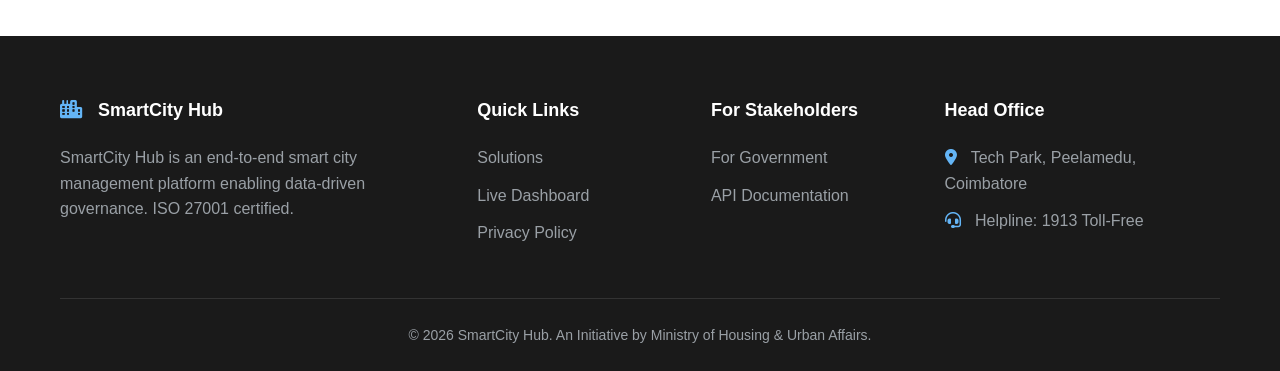
<file: Project/citizen services.html>
<!DOCTYPE html>
<html lang="en">
<head>
    <meta charset="UTF-8">
    <meta name="viewport" content="width=device-width, initial-scale=1.0">
    <title>Citizen Services Portal | SmartCity Hub</title>
    <link rel="stylesheet" href="style.css">
    <link rel="stylesheet" href="https://cdnjs.cloudflare.com/ajax/libs/font-awesome/6.4.0/css/all.min.css">
    <style>
        /* CITIZEN SERVICES SPECIFIC STYLES */
        .search-wrapper {
            background: #ffffff;
            padding: 30px;
            border-radius: 10px;
            box-shadow: var(--card-shadow);
            max-width: 700px;
            margin: -50px auto 40px auto;
            position: relative;
            z-index: 10;
            display: flex;
            gap: 15px;
        }

        .search-input {
            flex: 1;
            padding: 15px 20px;
            border: 1px solid #e2e8f0;
            border-radius: 6px;
            font-size: 1rem;
            outline: none;
            transition: var(--transition-fast);
        }

        .search-input:focus {
            border-color: var(--secondary-color);
            box-shadow: 0 0 0 3px rgba(0, 180, 216, 0.15);
        }

        .filter-tabs {
            display: flex;
            justify-content: center;
            gap: 15px;
            margin-bottom: 40px;
            flex-wrap: wrap;
        }

        .tab-btn {
            background: #ffffff;
            padding: 10px 24px;
            border-radius: 30px;
            font-weight: 600;
            font-size: 0.95rem;
            border: 1px solid #e2e8f0;
            cursor: pointer;
            transition: var(--transition-fast);
            color: var(--text-muted);
        }

        .tab-btn.active, .tab-btn:hover {
            background: var(--primary-color);
            color: var(--white);
            border-color: var(--primary-color);
        }

        .action-link {
            display: inline-flex;
            align-items: center;
            gap: 8px;
            margin-top: 15px;
            font-weight: 600;
            color: var(--primary-color);
            font-size: 0.9rem;
        }

        .action-link:hover {
            color: var(--secondary-color);
            gap: 12px;
        }

        .portal-split {
            display: grid;
            grid-template-columns: 2fr 1fr;
            gap: 40px;
            margin-top: 50px;
        }

        .quick-status-card {
            background: #ffffff;
            border-radius: 8px;
            padding: 20px;
            margin-bottom: 20px;
            border: 1px solid #e2e8f0;
            box-shadow: var(--card-shadow);
        }

        .indicator {
            width: 10px;
            height: 10px;
            border-radius: 50%;
            display: inline-block;
            margin-right: 8px;
        }

        .ind-online { background-color: #22c55e; }
        .ind-delay { background-color: #eab308; }

        @media (max-width: 992px) {
            .portal-split { grid-template-columns: 1fr; }
            .search-wrapper { flex-direction: column; margin-top: -30px; }
        }
    </style>
</head>
<body style="background-color: var(--light-bg);">

    <header>
        <div class="container">
            <nav>
                <div class="logo"><i class="fas fa-city"></i> SmartCity Hub</div>
                <ul class="nav-links">
                    <li><a href="./index.html">Home</a></li>
                    <li><a href="./solution.html">Solutions</a></li>
                    <li><a href="./dashboard.html">Dashboard</a></li>
                    <li><a href="./services.html" style="color: var(--secondary-color); font-weight: 700;">Citizen Services</a></li>
                    <li><a href="projects">Projects</a></li>
                    <li><a href="login" class="btn-login">Admin Login</a></li>
                </ul>
            </nav>
        </div>
    </header>

    <section class="hero solutions-hero" style="padding: 80px 0 !important;">
        <div class="container">
            <h1>Digital Citizen Gateway</h1>
            <p>Access municipal applications, real-time utility workflows, and direct governance channels instantly.</p>
        </div>
    </section>

    <div class="container">
        <div class="search-wrapper">
            <input type="text" class="search-input" placeholder="Search services (e.g., 'Property tax', 'Water connection', 'Permits')...">
            <button class="btn-primary" style="padding: 0 30px;"><i class="fas fa-magnifying-glass"></i> Search</button>
        </div>
    </div>

    <section style="padding: 20px 0 80px 0;">
        <div class="container">
            
            <div class="filter-tabs">
                <button class="tab-btn active">All Services</button>
                <button class="tab-btn">Utilities & Payments</button>
                <button class="tab-btn">Civil Registry</button>
                <button class="tab-btn">Grievances</button>
                <button class="tab-btn">Urban Licenses</button>
            </div>

            <div class="portal-split">
                
                <div>
                    <div class="services-grid" style="grid-template-columns: repeat(auto-fit, minmax(280px, 1fr)); gap: 20px;">
                        
                        <div class="service-item" style="flex-direction: column; align-items: flex-start;">
                            <i class="fas fa-file-invoice-dollar"></i>
                            <div style="margin-top: 15px;">
                                <h4>Unified Property Tax Desk</h4>
                                <p>Assess your current holdings status, access historical tax statements, and pay municipal dues via safe clearing channels.</p>
                                <a href="#" class="action-link">Access Desk <i class="fas fa-arrow-right"></i></a>
                            </div>
                        </div>

                        <div class="service-item" style="flex-direction: column; align-items: flex-start;">
                            <i class="fas fa-faucet-drip"></i>
                            <div style="margin-top: 15px;">
                                <h4>Water & Sewage Infrastructure</h4>
                                <p>Request industrial or home pipeline deployments, log localized metering inconsistencies, and clear water statements.</p>
                                <a href="#" class="action-link">Manage Connection <i class="fas fa-arrow-right"></i></a>
                            </div>
                        </div>

                        <div class="service-item" style="flex-direction: column; align-items: flex-start;">
                            <i class="fas fa-id-card"></i>
                            <div style="margin-top: 15px;">
                                <h4>Civil Registry Infrastructure</h4>
                                <p>Secure digital authenticated copies of verified vital records, including registration data matrices.</p>
                                <a href="#" class="action-link">Request Copies <i class="fas fa-arrow-right"></i></a>
                            </div>
                        </div>

                        <div class="service-item" style="flex-direction: column; align-items: flex-start;">
                            <i class="fas fa-trowel-bricks"></i>
                            <div style="margin-top: 15px;">
                                <h4>Zoning & Construction Permits</h4>
                                <p>File technical structural maps, verify zoning boundaries data, and review active commercial construction authorization states.</p>
                                <a href="#" class="action-link">File Application <i class="fas fa-arrow-right"></i></a>
                            </div>
                        </div>

                        <div class="service-item" style="flex-direction: column; align-items: flex-start;">
                            <i class="fas fa-triangle-exclamation"></i>
                            <div style="margin-top: 15px;">
                                <h4>Geo-Tagged Grievance Center</h4>
                                <p>Log dynamic local system reports detailing functional breakdowns (e.g., street light failures, sanitation issues).</p>
                                <a href="#" class="action-link">Report Outage <i class="fas fa-arrow-right"></i></a>
                            </div>
                        </div>

                        <div class="service-item" style="flex-direction: column; align-items: flex-start;">
                            <i class="fas fa-store"></i>
                            <div style="margin-top: 15px;">
                                <h4>Commercial Trade Licensing</h4>
                                <p>File application forms for commercial permits, execute annual operational renewals, and verify local zoning guidelines.</p>
                                <a href="#" class="action-link">Apply Online <i class="fas fa-arrow-right"></i></a>
                            </div>
                        </div>

                    </div>
                </div>

                <div>
                    <div class="quick-status-card" style="border-top: 4px solid var(--primary-color);">
                        <h4 style="color: var(--dark-bg); margin-bottom: 15px;"><i class="fas fa-magnifying-glass-chart"></i> Track Active Filing</h4>
                        <p style="font-size: 0.85rem; color: var(--text-muted); margin-bottom: 15px;">Provide your unique 12-digit ticket parameter reference identifier code below:</p>
                        <input type="text" placeholder="e.g., CBE-GRV-2026-9041" style="width: 100%; padding: 10px; border: 1px solid #e2e8f0; border-radius: 4px; margin-bottom: 10px; font-family: monospace;">
                        <button class="btn-primary" style="width: 100%; padding: 10px; font-size: 0.9rem;">Check Filing Status</button>
                    </div>

                    <div class="quick-status-card">
                        <h4 style="color: var(--dark-bg); margin-bottom: 15px;"><i class="fas fa-server"></i> System Portal Telemetry</h4>
                        <ul style="list-style: none; padding: 0; font-size: 0.9rem;">
                            <li style="display: flex; justify-content: space-between; margin-bottom: 10px;">
                                <span>Payment Infrastructure Desk</span>
                                <span><span class="indicator ind-online"></span>Operational</span>
                            </li>
                            <li style="display: flex; justify-content: space-between; margin-bottom: 10px;">
                                <span>Grievance Routing Node</span>
                                <span><span class="indicator ind-online"></span>Operational</span>
                            </li>
                            <li style="display: flex; justify-content: space-between; margin-bottom: 10px;">
                                <span>GIS Mapping Engine</span>
                                <span><span class="indicator ind-delay"></span>High Load / Delay</span>
                            </li>
                            <li style="display: flex; justify-content: space-between;">
                                <span>Permit Evaluation Modules</span>
                                <span><span class="indicator ind-online"></span>Nominal</span>
                            </li>
                        </ul>
                    </div>
                </div>

            </div>

        </div>
    </section>

    <footer id="contact">
        <div class="container">
            <div class="footer-grid">
                <div>
                    <h4><i class="fas fa-city"></i> SmartCity Hub</h4>
                    <p>SmartCity Hub is an end-to-end smart city management platform enabling data-driven governance. ISO 27001 certified.</p>
                </div>
                <div>
                    <h4>Quick Links</h4>
                    <ul>
                        <li><a href="./solution.html">Solutions</a></li>
                        <li><a href="./dashboard.html">Live Dashboard</a></li>
                        <li><a href="#">Privacy Policy</a></li>
                    </ul>
                </div>
                <div>
                    <h4>For Stakeholders</h4>
                    <ul>
                        <li><a href="#">For Government</a></li>
                        <li><a href="#">API Documentation</a></li>
                    </ul>
                </div>
                <div>
                    <h4>Head Office</h4>
                    <p><i class="fas fa-location-dot"></i> Tech Park, Peelamedu, Coimbatore</p>
                    <p><i class="fas fa-headset"></i> Helpline: 1913 Toll-Free</p>
                </div>
            </div>
            <div class="copyright">
                <p>&copy; 2026 SmartCity Hub. An Initiative by Ministry of Housing & Urban Affairs.</p>
            </div>
        </div>
    </footer>

</body>
</html>
</file>
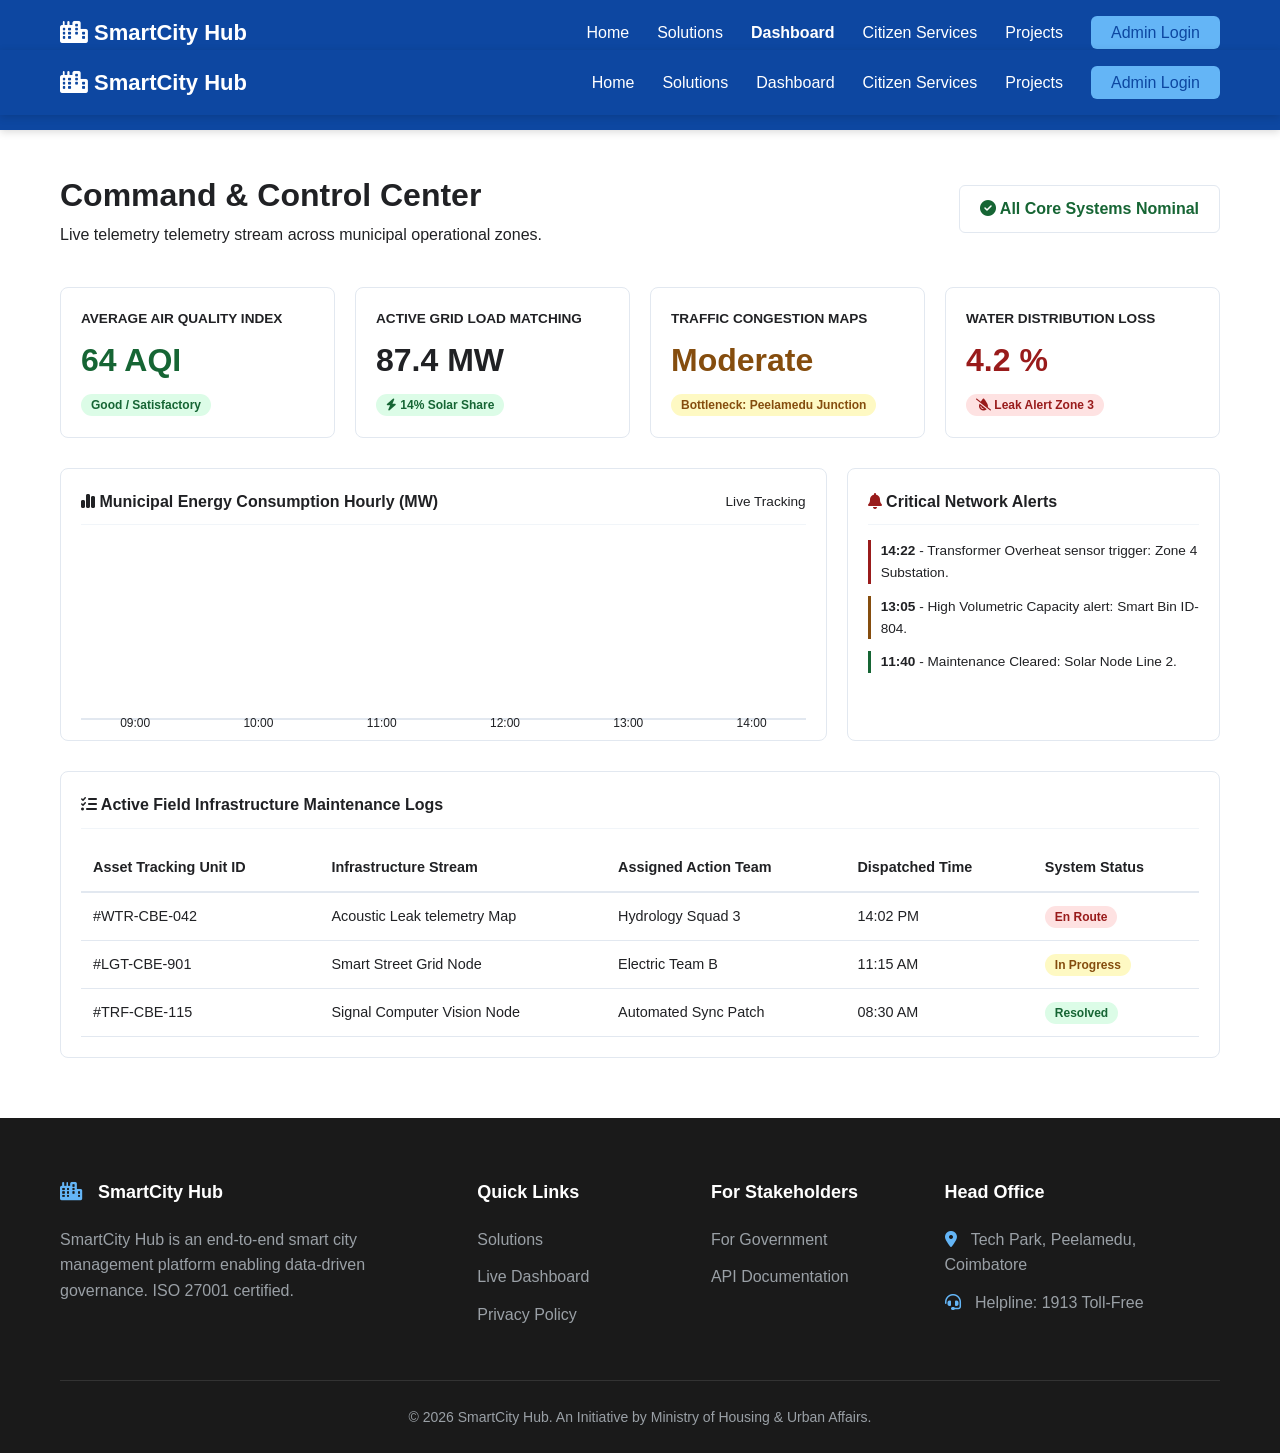
<file: Project/dashboard.html>
<!DOCTYPE html>
<html lang="en">
<head>
    <meta charset="UTF-8">
    <meta name="viewport" content="width=device-width, initial-scale=1.0">
    <title>Live City Dashboard | SmartCity Hub</title>
    <link rel="stylesheet" href="style.css">
    <link rel="stylesheet" href="https://cdnjs.cloudflare.com/ajax/libs/font-awesome/6.4.0/css/all.min.css">
    <style>
        /* DASHBOARD-SPECIFIC OVERRIDES & UTILITIES */
        .dashboard-grid {
            display: grid;
            grid-template-columns: repeat(4, 1fr);
            gap: 20px;
            margin-bottom: 30px;
        }
        
        .panel {
            background: var(--white);
            border-radius: 8px;
            padding: 20px;
            box-shadow: var(--card-shadow);
            border: 1px solid #e2e8f0;
        }

        .panel-header {
            display: flex;
            justify-content: space-between;
            align-items: center;
            margin-bottom: 15px;
            border-bottom: 1px solid #f1f5f9;
            padding-bottom: 10px;
        }

        .panel-title {
            font-size: 1rem;
            font-weight: 600;
            color: var(--dark-bg);
        }

        .status-pill {
            padding: 4px 10px;
            border-radius: 12px;
            font-size: 0.75rem;
            font-weight: 600;
        }

        .status-good { background: #dcfce7; color: #166534; }
        .status-warn { background: #fef9c3; color: #854d0e; }
        .status-crit { background: #fee2e2; color: #991b1b; }

        /* Fake Chart Graphics via CSS */
        .chart-placeholder {
            height: 180px;
            display: flex;
            align-items: flex-end;
            gap: 15px;
            padding: 10px 0;
            border-bottom: 2px solid #e2e8f0;
        }

        .chart-bar {
            flex: 1;
            background: var(--primary-color);
            border-radius: 4px 4px 0 0;
            position: relative;
            min-height: 10px;
        }

        .chart-bar::after {
            content: attr(data-label);
            position: absolute;
            bottom: -25px;
            left: 50%;
            transform: translateX(-50%);
            font-size: 0.75rem;
            color: var(--text-muted);
        }

        /* Data Tables */
        .data-table {
            width: 100%;
            border-collapse: collapse;
            text-align: left;
            font-size: 0.9rem;
        }

        .data-table th {
            background: var(--light-bg);
            padding: 12px;
            color: var(--text-main);
            font-weight: 600;
            border-bottom: 2px solid #e2e8f0;
        }

        .data-table td {
            padding: 12px;
            border-bottom: 1px solid #e2e8f0;
            color: var(--text-muted);
        }

        @media (max-width: 1024px) {
            .dashboard-grid { grid-template-columns: repeat(2, 1fr); }
        }
        @media (max-width: 640px) {
            .dashboard-grid { grid-template-columns: 1fr; }
        }
    </style>
</head>
<body style="background-color: var(--light-bg);">

    <header>
        <div class="container">
            <nav>
                <div class="logo"><i class="fas fa-city"></i> SmartCity Hub</div>
                <ul class="nav-links">
                    <li><a href="./index.html">Home</a></li>
                    <li><a href="./solution.html">Solutions</a></li>
                    <li><a href="./dashboard.html" style="color: var(--secondary-color); font-weight: 700;">Dashboard</a></li>
                    <li><a href="services">Citizen Services</a></li>
                    <li><a href="projects">Projects</a></li>
                    <li><a href="login" class="btn-login">Admin Login</a></li>
                </ul>
            </nav>
        </div>
            <header>
        <div class="container">
            <nav>
                <div class="logo"><i class="fas fa-city"></i> SmartCity Hub</div>
                <ul class="nav-links">
                    <li><a href="./index.html">Home</a></li>
                    <li><a href="./solution.html">Solutions</a></li>
                    <li><a href="./dashboard.html">Dashboard</a></li>
                    <li><a href="./citizen services.html">Citizen Services</a></li>
                    <li><a href="./Projects.html">Projects</a></li>
                    <li><a href="./adminlogin.html" class="btn-login">Admin Login</a></li>
                </ul>
            </nav>
        </div>
    </header>
    </header>

    <section style="padding: 40px 0 20px 0;">
        <div class="container">
            <div style="display: flex; justify-content: space-between; align-items: center; flex-wrap: wrap; gap: 20px;">
                <div>
                    <h1 style="font-size: 2rem; color: var(--dark-bg);">Command & Control Center</h1>
                    <p style="color: var(--text-muted);">Live telemetry telemetry stream across municipal operational zones.</p>
                </div>
                <div style="background: var(--white); padding: 10px 20px; border-radius: 6px; box-shadow: var(--card-shadow); border: 1px solid #e2e8f0;">
                    <span style="color: #166534; font-weight: 600;"><i class="fas fa-circle-check"></i> All Core Systems Nominal</span>
                </div>
            </div>
        </div>
    </section>

    <section style="padding: 20px 0 60px 0;">
        <div class="container">
            
            <div class="dashboard-grid">
                <div class="panel">
                    <div style="color: var(--text-muted); font-size: 0.85rem; font-weight: 600; text-transform: uppercase;">Average Air Quality Index</div>
                    <div style="font-size: 2rem; font-weight: 700; color: #166534; margin: 5px 0;">64 AQI</div>
                    <span class="status-pill status-good">Good / Satisfactory</span>
                </div>
                <div class="panel">
                    <div style="color: var(--text-muted); font-size: 0.85rem; font-weight: 600; text-transform: uppercase;">Active Grid Load Matching</div>
                    <div style="font-size: 2rem; font-weight: 700; color: var(--primary-color); margin: 5px 0;">87.4 MW</div>
                    <span class="status-pill status-good"><i class="fas fa-bolt"></i> 14% Solar Share</span>
                </div>
                <div class="panel">
                    <div style="color: var(--text-muted); font-size: 0.85rem; font-weight: 600; text-transform: uppercase;">Traffic Congestion Maps</div>
                    <div style="font-size: 2rem; font-weight: 700; color: #854d0e; margin: 5px 0;">Moderate</div>
                    <span class="status-pill status-warn">Bottleneck: Peelamedu Junction</span>
                </div>
                <div class="panel">
                    <div style="color: var(--text-muted); font-size: 0.85rem; font-weight: 600; text-transform: uppercase;">Water Distribution Loss</div>
                    <div style="font-size: 2rem; font-weight: 700; color: #991b1b; margin: 5px 0;">4.2 %</div>
                    <span class="status-pill status-crit"><i class="fas fa-droplet-slash"></i> Leak Alert Zone 3</span>
                </div>
            </div>

            <div class="dashboard-grid" style="grid-template-columns: repeat(3, 1fr);">
                
                <div class="panel" style="grid-column: span 2;">
                    <div class="panel-header">
                        <div class="panel-title"><i class="fas fa-chart-simple" style="color: var(--primary-color);"></i> Municipal Energy Consumption Hourly (MW)</div>
                        <span style="font-size: 0.85rem; color: var(--text-muted);">Live Tracking</span>
                    </div>
                    <div class="chart-placeholder">
                        <div class="chart-bar" style="height: 40%;" data-label="09:00"></div>
                        <div class="chart-bar" style="height: 65%;" data-label="10:00"></div>
                        <div class="chart-bar" style="height: 85%; background-color: var(--secondary-color);" data-label="11:00"></div>
                        <div class="chart-bar" style="height: 95%; background-color: var(--secondary-color);" data-label="12:00"></div>
                        <div class="chart-bar" style="height: 70%;" data-label="13:00"></div>
                        <div class="chart-bar" style="height: 55%;" data-label="14:00"></div>
                    </div>
                </div>

                <div class="panel">
                    <div class="panel-header">
                        <div class="panel-title"><i class="fas fa-bell" style="color: #991b1b;"></i> Critical Network Alerts</div>
                    </div>
                    <div style="display: flex; flex-direction: column; gap: 12px; height: 180px; overflow-y: auto;">
                        <div style="border-left: 3px solid #991b1b; padding-left: 10px; font-size: 0.85rem;">
                            <strong>14:22</strong> - Transformer Overheat sensor trigger: Zone 4 Substation.
                        </div>
                        <div style="border-left: 3px solid #854d0e; padding-left: 10px; font-size: 0.85rem;">
                            <strong>13:05</strong> - High Volumetric Capacity alert: Smart Bin ID-804.
                        </div>
                        <div style="border-left: 3px solid #166534; padding-left: 10px; font-size: 0.85rem;">
                            <strong>11:40</strong> - Maintenance Cleared: Solar Node Line 2.
                        </div>
                    </div>
                </div>

            </div>

            <div class="panel" style="margin-top: 20px;">
                <div class="panel-header">
                    <div class="panel-title"><i class="fas fa-list-check" style="color: var(--secondary-color);"></i> Active Field Infrastructure Maintenance Logs</div>
                </div>
                <div style="overflow-x: auto;">
                    <table class="data-table">
                        <thead>
                            <tr>
                                <th>Asset Tracking Unit ID</th>
                                <th>Infrastructure Stream</th>
                                <th>Assigned Action Team</th>
                                <th>Dispatched Time</th>
                                <th>System Status</th>
                            </tr>
                        </thead>
                        <tbody>
                            <tr>
                                <td>#WTR-CBE-042</td>
                                <td>Acoustic Leak telemetry Map</td>
                                <td>Hydrology Squad 3</td>
                                <td>14:02 PM</td>
                                <td><span class="status-pill status-crit">En Route</span></td>
                            </tr>
                            <tr>
                                <td>#LGT-CBE-901</td>
                                <td>Smart Street Grid Node</td>
                                <td>Electric Team B</td>
                                <td>11:15 AM</td>
                                <td><span class="status-pill status-warn">In Progress</span></td>
                            </tr>
                            <tr>
                                <td>#TRF-CBE-115</td>
                                <td>Signal Computer Vision Node</td>
                                <td>Automated Sync Patch</td>
                                <td>08:30 AM</td>
                                <td><span class="status-pill status-good">Resolved</span></td>
                            </tr>
                        </tbody>
                    </table>
                </div>
            </div>

        </div>
    </section>

    <footer id="contact">
        <div class="container">
            <div class="footer-grid">
                <div>
                    <h4><i class="fas fa-city"></i> SmartCity Hub</h4>
                    <p>SmartCity Hub is an end-to-end smart city management platform enabling data-driven governance. ISO 27001 certified.</p>
                </div>
                <div>
                    <h4>Quick Links</h4>
                    <ul>
                        <li><a href="./solution.html">Solutions</a></li>
                        <li><a href="./dashboard.html">Live Dashboard</a></li>
                        <li><a href="#">Privacy Policy</a></li>
                    </ul>
                </div>
                <div>
                    <h4>For Stakeholders</h4>
                    <ul>
                        <li><a href="#">For Government</a></li>
                        <li><a href="#">API Documentation</a></li>
                    </ul>
                </div>
                <div>
                    <h4>Head Office</h4>
                    <p><i class="fas fa-location-dot"></i> Tech Park, Peelamedu, Coimbatore</p>
                    <p><i class="fas fa-headset"></i> Helpline: 1913 Toll-Free</p>
                </div>
            </div>
            <div class="copyright">
                <p>&copy; 2026 SmartCity Hub. An Initiative by Ministry of Housing & Urban Affairs.</p>
            </div>
        </div>
    </footer>

</body>
</html>
</file>
<file: grid.css>
.gridcontainer{
background-color: brown;
display: grid;
display: flex;
gap: 20px;
flex-wrap: wrap;
width: 100%;
height: 100vh;
grid-template-columns: 50%  30%;
}
.gridcol{
    width: 33.3%;
    border: 2px solid white;
    border-radius: 20px;
}
</file>
<file: table.css>
body{
    height:100vh;
    background-attachment: fixed;
    background-position: center;
    background-size: contain;
    background-repeat: no-repeat;
    background-image: url("https://img.magnific.com/free-psd/fresh-red-apple-with-single-green-leaf-stem-sits-isolated-against-solid-black-background_84443-59661.jpg?semt=ais_hybrid&w=740&q=80")
}
.box{
    width: 300px;
    height: 100px;
    border: 15px solid rebeccapurple;
    padding: 50px;
    margin: 50px;
}
p{
    font-size: 24px;
    /* font-weight: 100; */
    /* font-style: italic; */
}

.alien-block-regular {
  font-family: "Alien Block", sans-serif;
  font-weight: 400;
  font-style: normal;
}
</file>
<file: Project/style.css>
* { 
    margin: 0; 
    padding: 0; 
    box-sizing: border-box; 
}

body { 
    font-family: 'Segoe UI', sans-serif; 
    line-height: 1.6; 
    color: #202124; 
    background: #fff;
}

.container { 
    max-width: 1200px; 
    margin: 0 auto; 
    padding: 0 20px; 
}

/* Header */
header { 
    background: #0d47a1; 
    color: white; 
    padding: 15px 0; 
    position: sticky; 
    top: 0; 
    z-index: 100; 
    box-shadow: 0 2px 8px rgba(0,0,0,0.15);
}

nav { 
    display: flex; 
    justify-content: space-between; 
    align-items: center; 
}

.logo { 
    font-size: 22px; 
    font-weight: 700; 
}

.nav-links { 
    display: flex; 
    gap: 28px; 
    list-style: none; 
    align-items: center;
}

.nav-links a { 
    color: white; 
    text-decoration: none; 
    font-weight: 500; 
}

.nav-links a:hover { 
    color: #64b5f6; 
}

.btn-login { 
    background: #64b5f6; 
    color: #0d47a1 !important; 
    padding: 8px 20px; 
    border-radius: 6px; 
    font-weight: 600;
}

/* Buttons */
.btn-primary {
    background: #0d47a1;
    color: white;
    padding: 14px 32px;
    border-radius: 6px;
    text-decoration: none;
    display: inline-block;
    margin: 8px;
    font-weight: 600;
    transition: 0.3s;
}

.btn-primary:hover {
    background: #1565c0;
}

.btn-secondary {
    background: transparent;
    color: white;
    padding: 12px 30px;
    border-radius: 6px;
    text-decoration: none;
    display: inline-block;
    margin: 8px;
    border: 2px solid white;
    font-weight: 600;
}

/* Common Section */
section { 
    padding: 80px 0; 
}

h2 { 
    text-align: center; 
    margin-bottom: 50px; 
    font-size: 36px; 
    color: #0d47a1; 
}

/* 1. Hero */
.hero { 
    background: linear-gradient(rgba(13,71,161,0.85), rgba(13,71,161,0.9)), url('https://images.unsplash.com/photo-1449824913935-59a10b8d2000') center/cover; 
    color: white; 
    text-align: center; 
    padding: 120px 0; 
}

.hero h1 { 
    font-size: 48px; 
    margin-bottom: 20px; 
    font-weight: 700;
}

.hero p { 
    font-size: 21px; 
    margin-bottom: 35px; 
    max-width: 750px;
    margin-left: auto;
    margin-right: auto;
    opacity: 0.95;
}

/* 2. Solutions */
.solutions-grid { 
    display: grid; 
    grid-template-columns: repeat(auto-fit, minmax(260px, 1fr)); 
    gap: 30px; 
}

.solution-card { 
    background: white; 
    padding: 40px 30px; 
    border-radius: 12px; 
    text-align: center; 
    box-shadow: 0 4px 20px rgba(0,0,0,0.08);
    border-bottom: 4px solid #0d47a1;
    transition: 0.3s;
}

.solution-card:hover {
    transform: translateY(-8px);
}

.solution-card i { 
    font-size: 42px;
    color: #0d47a1;
    margin-bottom: 20px; 
}

.solution-card h3 { 
    margin-bottom: 12px; 
    font-size: 22px;
}

/* 3. Dashboard */
.dashboard { 
    background: #f5f7fa; 
}

.dashboard-content { 
    display: grid; 
    grid-template-columns: 1.2fr 1fr; 
    gap: 60px; 
    align-items: center; 
}

.dashboard-content img { 
    width: 100%; 
    border-radius: 12px; 
    box-shadow: 0 10px 30px rgba(0,0,0,0.15);
}

.dashboard-content h3 { 
    color: #0d47a1; 
    margin-bottom: 15px; 
    font-size: 30px;
}

.metrics {
    display: flex;
    gap: 30px;
    margin-top: 30px;
}

.metric span {
    font-size: 32px;
    font-weight: 700;
    color: #0d47a1;
    display: block;
}

.metric p {
    font-size: 14px;
    color: #5f6368;
}

/* 4. Services */
.services-grid { 
    display: grid; 
    grid-template-columns: repeat(auto-fit, minmax(180px, 1fr)); 
    gap: 25px; 
}

.service-item { 
    background: #e3f2fd; 
    padding: 30px 20px; 
    border-radius: 12px; 
    text-align: center; 
    transition: 0.3s;
}

.service-item:hover {
    background: #0d47a1;
    color: white;
}

.service-item:hover i {
    color: white;
}

.service-item i { 
    font-size: 32px;
    color: #0d47a1;
    margin-bottom: 15px;
}

.service-item h4 {
    margin-bottom: 8px;
}

/* 5. Stats */
.stats { 
    background: #0d47a1; 
    color: white; 
}

.stats-grid { 
    display: grid; 
    grid-template-columns: repeat(4, 1fr); 
    text-align: center; 
    gap: 20px; 
}

.stat-item h3 { 
    font-size: 44px; 
    margin-bottom: 5px;
    font-weight: 700;
}

/* 6. Utilities */
.utility-grid {
    display: grid;
    grid-template-columns: repeat(auto-fit, minmax(300px, 1fr));
    gap: 30px;
}

.utility-card {
    background: white;
    padding: 35px;
    border-radius: 12px;
    box-shadow: 0 4px 15px rgba(0,0,0,0.08);
    text-align: center;
}

.utility-card i {
    font-size: 40px;
    color: #1976d2;
    margin-bottom: 20px;
}

.utility-card h4 {
    font-size: 22px;
    margin-bottom: 12px;
    color: #0d47a1;
}

/* 7. Projects */
.project-grid {
    display: grid;
    grid-template-columns: repeat(auto-fit, minmax(320px, 1fr));
    gap: 30px;
}

.project-card {
    background: white;
    border-radius: 12px;
    overflow: hidden;
    box-shadow: 0 4px 15px rgba(0,0,0,0.08);
}

.project-card img {
    width: 100%;
    height: 200px;
    object-fit: cover;
}

.project-card div {
    padding: 25px;
}

.project-card h4 {
    color: #0d47a1;
    margin-bottom: 10px;
    font-size: 20px;
}

/* 8. App Section */
.app-section {
    background: #f5f7fa;
}

.app-content {
    display: grid;
    grid-template-columns: 1fr 1fr;
    gap: 60px;
    align-items: center;
}

.app-content h3 {
    font-size: 32px;
    color: #0d47a1;
    margin-bottom: 20px;
}

.app-buttons {
    margin-top: 25px;
    display: flex;
    gap: 15px;
    flex-wrap: wrap;
}

.app-buttons img {
    height: 50px;
}

.app-img {
    width: 100%;
    max-width: 400px;
    margin: 0 auto;
    display: block;
}

/* 9. News */
.news-grid {
    display: grid;
    grid-template-columns: repeat(auto-fit, minmax(300px, 1fr));
    gap: 30px;
}

.news-card {
    background: white;
    padding: 30px;
    border-radius: 12px;
    box-shadow: 0 4px 15px rgba(0,0,0,0.08);
    border-left: 4px solid #0d47a1;
}

.news-date {
    color: #1976d2;
    font-size: 14px;
    font-weight: 600;
    margin-bottom: 10px;
}

.news-card h4 {
    color: #202124;
    margin-bottom: 10px;
    font-size: 19px;
}

/* Footer */
footer { 
    background: #1a1a1a; 
    color: #9aa0a6; 
    padding: 60px 0 25px; 
}

.footer-grid { 
    display: grid; 
    grid-template-columns: 2fr 1fr 1fr 1.5fr; 
    gap: 50px; 
    margin-bottom: 40px; 
}

.footer-grid h4 { 
    color: white; 
    margin-bottom: 20px; 
    font-size: 18px;
}

.footer-grid ul { 
    list-style: none; 
}

.footer-grid li { 
    margin-bottom: 12px; 
}

.footer-grid a { 
    color: #9aa0a6; 
    text-decoration: none; 
}

.footer-grid a:hover { 
    color: #64b5f6; 
}

.footer-grid p { 
    margin-bottom: 12px; 
}

.footer-grid i { 
    margin-right: 10px; 
    color: #64b5f6;
}

.social-links { 
    margin-top: 20px; 
}

.social-links a { 
    margin-right: 18px; 
    font-size: 22px; 
}

.copyright { 
    text-align: center; 
    border-top: 1px solid #333; 
    padding-top: 25px; 
    font-size: 14px;
}

/* Responsive */
@media(max-width: 992px) {
    .dashboard-content, .app-content { 
        grid-template-columns: 1fr; 
    }
    .footer-grid { 
        grid-template-columns: 1fr 1fr; 
    }
}

@media(max-width: 768px) {
    .nav-links { 
        display: none; 
    }
    .hero h1 { 
        font-size: 34px; 
    }
    .stats-grid { 
        grid-template-columns: 1fr 1fr; 
    }
    .footer-grid { 
        grid-template-columns: 1fr; 
    }
    .metrics {
        flex-direction: column;
        gap: 15px;
    }
}
</file>
